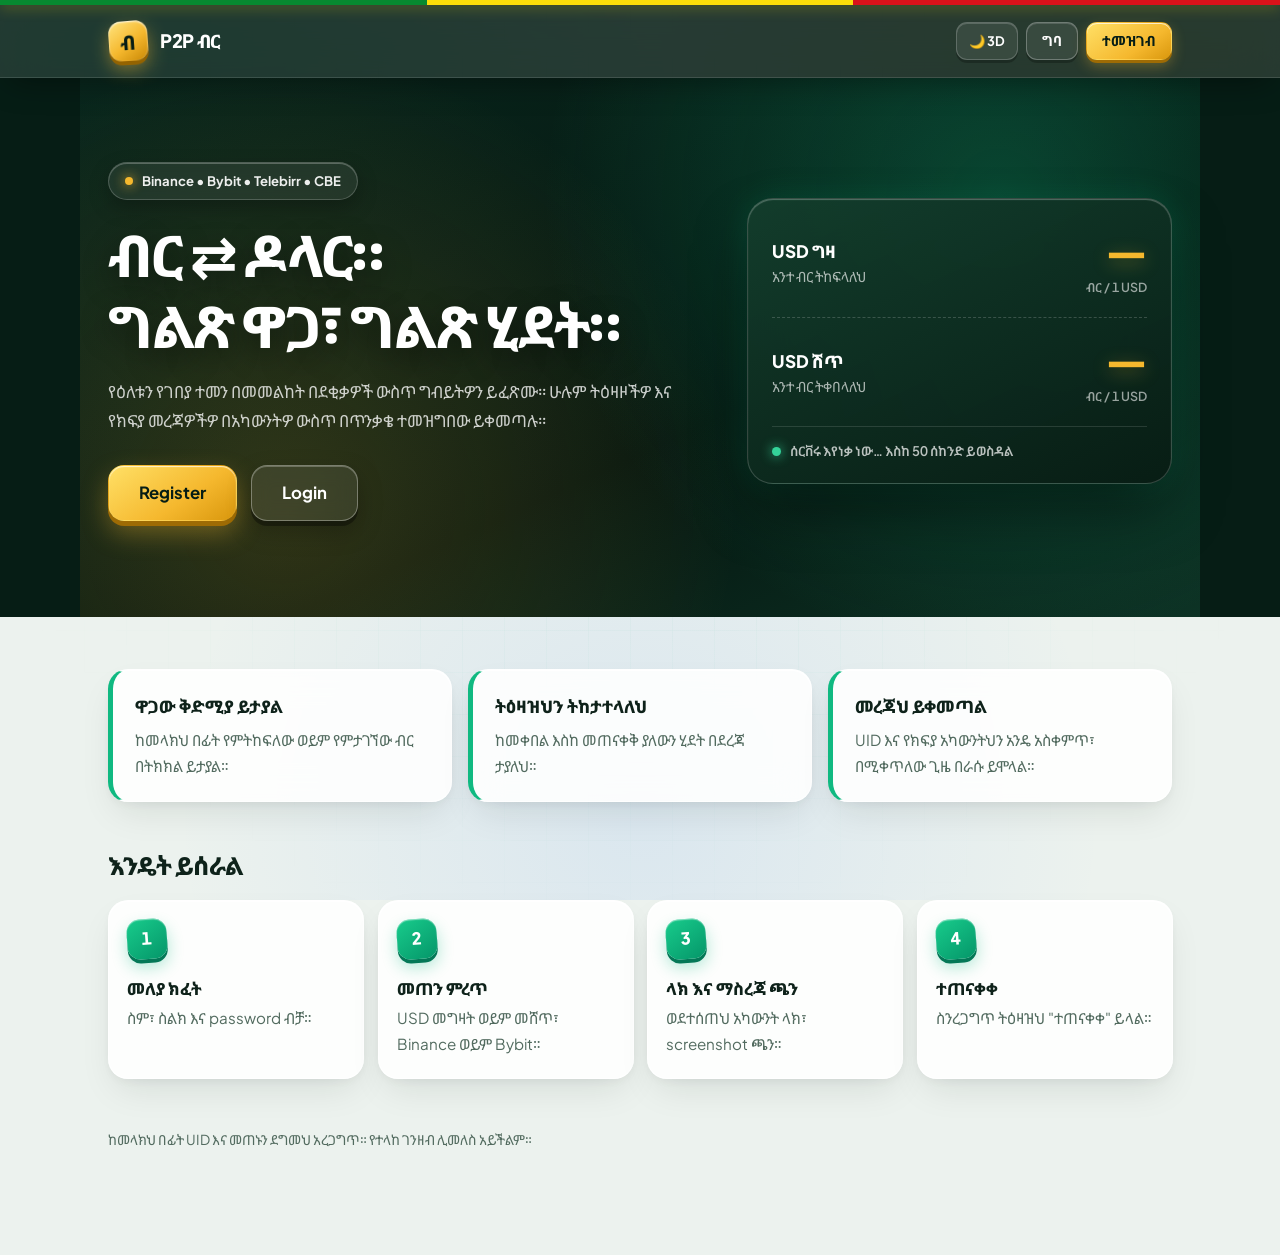
<file: index.html>
<!DOCTYPE html>
<html lang="am">
<head>
<meta charset="UTF-8">
<meta name="viewport" content="width=device-width, initial-scale=1">
<meta name="referrer" content="no-referrer">
<meta name="theme-color" content="#061D15">
<title>P2P ብር ⇄ USD</title>
<meta name="description" content="Binance እና Bybit UID በመጠቀም USD ግዛ ወይም ሽጥ።">
<link rel="stylesheet" href="style.css">
<script src="config.js"></script>
</head>
<body>
<div class="flag"></div>
<div id="banner" class="banner hide"></div>

<header class="top"><div class="wrap in">
  <a class="logo" href="#" id="logoLink"><span class="stamp">ብ</span><span id="siteName">P2P ብር</span></a>
  <nav id="navtabs" class="navtabs hide">
    <button data-tab="xchg">ልውውጥ</button>
    <button data-tab="orders">ትዕዛዞቼ</button>
    <button data-tab="me">መገለጫ</button>
  </nav>
  <div class="header-right">
    <button type="button" class="theme-pill" id="themeToggleBtn" title="3D Light / Dark ቀይር">🌙 3D</button>
    <div class="who" id="who"></div>
  </div>
</div></header>

<!-- መጫኛ -->
<main id="v-load" class="wrap center"><div class="spin"></div><p id="loadTxt">እየጫነ ነው…</p></main>

<!-- ማረፊያ ገጽ -->
<main id="v-landing" class="hide">
  <section class="wrap hero">
    <div>
      <p class="eyebrow">Binance • Bybit • Telebirr • CBE</p>
      <h1>ብር ⇄ ዶላር።<br>ግልጽ ዋጋ፣ ግልጽ ሂደት።</h1>
      <p class="lead">የዕለቱን የገበያ ተመን በመመልከት በደቂቃዎች ውስጥ ግብይትዎን ይፈጽሙ። ሁሉም ትዕዛዞችዎ እና የክፍያ መረጃዎችዎ በአካውንትዎ ውስጥ በጥንቃቄ ተመዝግበው ይቀመጣሉ።</p>
      <div class="cta">
        <button class="btn gold lg" data-auth="register">Register</button>
        <button class="btn sec lg" data-auth="login">Login</button>
      </div>
    </div>
    <div class="board tilt-3d" aria-label="የዛሬ ዋጋ">
      <div class="row"><div class="what"><b>USD ግዛ</b>አንተ ብር ትከፍላለህ</div><div class="num"><span id="rBuy">—</span><small>ብር / 1 USD</small></div></div>
      <div class="row"><div class="what"><b>USD ሽጥ</b>አንተ ብር ትቀበላለህ</div><div class="num"><span id="rSell">—</span><small>ብር / 1 USD</small></div></div>
      <div class="foot" id="liveTxt">ከሰርቨር ጋር እየተገናኘ ነው…</div>
    </div>
  </section>
  <ul class="wrap feat">
    <li class="tilt-3d"><b>ዋጋው ቅድሚያ ይታያል</b><span>ከመላክህ በፊት የምትከፍለው ወይም የምታገኘው ብር በትክክል ይታያል።</span></li>
    <li class="tilt-3d"><b>ትዕዛዝህን ትከታተላለህ</b><span>ከመቀበል እስከ መጠናቀቅ ያለውን ሂደት በደረጃ ታያለህ።</span></li>
    <li class="tilt-3d"><b>መረጃህ ይቀመጣል</b><span>UID እና የክፍያ አካውንትህን አንዴ አስቀምጥ፣ በሚቀጥለው ጊዜ በራሱ ይሞላል።</span></li>
  </ul>
  <section class="wrap sect">
    <h2>እንዴት ይሰራል</h2>
    <ol class="how">
      <li class="tilt-3d"><b>መለያ ክፈት</b>ስም፣ ስልክ እና password ብቻ።</li>
      <li class="tilt-3d"><b>መጠን ምረጥ</b>USD መግዛት ወይም መሸጥ፣ Binance ወይም Bybit።</li>
      <li class="tilt-3d"><b>ላክ እና ማስረጃ ጫን</b>ወደተሰጠህ አካውንት ላክ፣ screenshot ጫን።</li>
      <li class="tilt-3d"><b>ተጠናቀቀ</b>ስንረጋግጥ ትዕዛዝህ "ተጠናቀቀ" ይላል።</li>
    </ol>
  </section>
  <footer class="wrap foot2"><span id="tg"></span><div style="margin-top:6px">ከመላክህ በፊት UID እና መጠኑን ደግመህ አረጋግጥ። የተላከ ገንዘብ ሊመለስ አይችልም።</div></footer>
</main>

<!-- መግቢያ -->
<main id="v-auth" class="hide"><div class="wrap narrow">
  <div class="authcard tilt-3d">
    <h1 id="aTitle">እንኳን ደህና መጣህ</h1>
    <div class="seg" role="group" aria-label="ግባ ወይም ተመዝገብ">
      <button type="button" id="aLogin" aria-pressed="true">Login</button>
      <button type="button" id="aReg" aria-pressed="false">Register</button>
    </div>
    <form id="authForm" style="display:grid;gap:16px" novalidate>
      <div class="field hide" id="nameF"><label for="aName">ሙሉ ስም</label><input id="aName" autocomplete="name" maxlength="60"></div>
      <div class="field"><label for="aPhone">ስልክ ቁጥር</label><input id="aPhone" inputmode="tel" autocomplete="tel" placeholder="09XXXXXXXX" maxlength="16"></div>
      <div class="field"><label for="aPw">Password</label>
        <div class="pw"><input id="aPw" type="password" autocomplete="current-password" maxlength="100"><button type="button" id="pwT">አሳይ</button></div>
        <div class="hint hide" id="pwH">ቢያንስ 6 ቁምፊ። ለሌላ ቦታ የምትጠቀመውን አትድገም።</div>
      </div>
      <button class="btn block lg" id="aGo" type="submit">ግባ</button>
    </form>
    <p class="hint">Password ከረሳህ በ Telegram አግኙን፣ አዲስ እንሰጥሃለን።</p>
  </div>
</div></main>

<!-- መተግበሪያ -->
<main id="v-app" class="wrap page hide">

  <!-- ልውውጥ -->
  <section id="t-xchg">
    <ol class="stp"><li data-s="1">1 · መጠን</li><li data-s="2">2 · መረጃ</li><li data-s="3">3 · አረጋግጥ</li></ol>
    <div class="layout">
      <div>
        <!-- ደረጃ 1 -->
        <div class="wz tilt-3d" data-s="1" style="display:grid;gap:16px">
          <div class="seg" role="group" aria-label="አይነት"><button type="button" id="sBuy" aria-pressed="true">USD ግዛ</button><button type="button" id="sSell" aria-pressed="false">USD ሽጥ</button></div>
          <div class="seg" role="group" aria-label="መድረክ"><button type="button" id="plBin" aria-pressed="true">Binance</button><button type="button" id="plByb" aria-pressed="false">Bybit</button></div>
          <div class="calc">
            <div class="lbl" id="usdL">የሚፈልጉት መጠን</div>
            <div class="amt"><input id="usd" type="number" inputmode="decimal" min="1" step="any" placeholder="0" aria-label="USD መጠን"><span>USD</span></div>
            <div class="qa" id="qa"><button type="button" data-q="10">10</button><button type="button" data-q="25">25</button><button type="button" data-q="50">50</button><button type="button" data-q="100">100</button></div>
            <div class="out"><span id="cLbl">ትከፍላለህ</span><b><span id="cEtb">0</span> ብር</b></div>
            <div class="rt" id="cRate"></div>
          </div>
          <div class="hint" id="limits"></div>
          <button class="btn block lg" id="n1" type="button">ቀጥል</button>
        </div>

        <!-- ደረጃ 2 -->
        <div class="wz panel tilt-3d hide" data-s="2">
          <h3>መረጃዎችህ</h3>
          <div class="field"><label for="uid" id="uidL">Binance UID</label><input id="uid" inputmode="numeric" maxlength="60" placeholder="ለምሳሌ 123456789"></div>
          <div class="row2">
            <div class="field"><label for="payMethod">የክፍያ መንገድ</label><select id="payMethod"></select></div>
            <div class="field"><label for="payAcc" id="payAccL">ስልክ / ስም</label><input id="payAcc" maxlength="80"></div>
          </div>
          <div class="field"><label for="contact">Telegram username (አማራጭ)</label><input id="contact" maxlength="80" placeholder="@username"><div class="hint">ካልሞላህ በስልክ ቁጥርህ እናገኝሃለን።</div></div>
          <div class="nav2"><button class="btn sec back" type="button" id="b2">ተመለስ</button><button class="btn" type="button" id="n2">ቀጥል</button></div>
        </div>

        <!-- ደረጃ 3 -->
        <div class="wz panel tilt-3d hide" data-s="3">
          <h3>ትዕዛዝህን አረጋግጥ</h3>
          <div class="sum" id="sum"></div>
          <label class="check"><input type="checkbox" id="ok"><span>UID፣ መጠኑ እና የክፍያ መረጃዬ ትክክል መሆኑን አረጋግጫለሁ።</span></label>
          <label class="check"><input type="checkbox" id="save" checked><span>ለሚቀጥለው ጊዜ መረጃዬን አስቀምጥ።</span></label>
          <div class="nav2"><button class="btn sec back" type="button" id="b3">ተመለስ</button><button class="btn gold" type="button" id="go">ትዕዛዝ አስገባ</button></div>
        </div>
      </div>
      <aside class="side">
        <div class="board tilt-3d">
          <div class="row"><div class="what"><b>USD ግዛ</b></div><div class="num"><span id="sBuyR">—</span><small>ብር</small></div></div>
          <div class="row"><div class="what"><b>USD ሽጥ</b></div><div class="num"><span id="sSellR">—</span><small>ብር</small></div></div>
        </div>
        <div class="tip"><b>ከመጀመርህ በፊት</b>ትዕዛዝ ካስገባህ በኋላ የምትልክበት አካውንት ይታያል። ክፍያውን ከላክህ በኋላ screenshot መጫንህን አትርሳ።</div>
      </aside>
    </div>
  </section>

  <!-- ትዕዛዞቼ -->
  <section id="t-orders" class="hide">
    <h2>ትዕዛዞቼ</h2>
    <div id="olist" class="olist"></div>
  </section>

  <!-- መገለጫ -->
  <section id="t-me" class="hide">
    <h2>መገለጫ</h2>
    <div class="layout">
      <form class="panel tilt-3d" id="pform">
        <div class="kv" style="display:flex;justify-content:space-between"><span>ስም</span><b id="pName"></b></div>
        <div class="kv" style="display:flex;justify-content:space-between"><span>ስልክ</span><b id="pPhone"></b></div>
        <div class="field"><label for="fContact">Telegram username</label><input id="fContact" maxlength="80" placeholder="@username"></div>
        <div class="row2">
          <div class="field"><label for="fBin">Binance UID</label><input id="fBin" maxlength="60" inputmode="numeric"></div>
          <div class="field"><label for="fByb">Bybit UID</label><input id="fByb" maxlength="60" inputmode="numeric"></div>
        </div>
        <div class="row2">
          <div class="field"><label for="fMethod">የክፍያ መንገድ</label><select id="fMethod"></select></div>
          <div class="field"><label for="fAcc">የክፍያ ስልክ / ስም</label><input id="fAcc" maxlength="80"></div>
        </div>
        <button class="btn" type="submit">መረጃዬን አስቀምጥ</button>
      </form>
      <div class="side">
        <form class="panel tilt-3d" id="pwForm">
          <h3>Password ቀይር</h3>
          <div class="field"><label for="pw1">የአሁኑ</label><input id="pw1" type="password" autocomplete="current-password"></div>
          <div class="field"><label for="pw2">አዲስ (ቢያንስ 6 ቁምፊ)</label><input id="pw2" type="password" autocomplete="new-password"></div>
          <button class="btn sec" type="submit">ቀይር</button>
        </form>
        <button class="btn bad" id="logout" type="button">ውጣ</button>
      </div>
    </div>
  </section>

  <!-- ደረሰኝ -->
  <section id="t-order" class="hide">
    <button class="back" id="backBtn" type="button">← ወደ ትዕዛዞቼ</button>
    <div id="receipt"></div>
  </section>
</main>

<nav id="tabbar" class="tabbar hide" style="--n:3">
  <button data-tab="xchg"><svg viewBox="0 0 24 24" width="22" height="22" fill="none" stroke="currentColor" stroke-width="2" stroke-linecap="round" stroke-linejoin="round"><path d="M4 8h14l-4-4M20 16H6l4 4"/></svg>ልውውጥ</button>
  <button data-tab="orders"><svg viewBox="0 0 24 24" width="22" height="22" fill="none" stroke="currentColor" stroke-width="2" stroke-linecap="round" stroke-linejoin="round"><path d="M6 3h12v18l-3-2-3 2-3-2-3 2zM9 8h6M9 12h6"/></svg>ትዕዛዞቼ</button>
  <button data-tab="me"><svg viewBox="0 0 24 24" width="22" height="22" fill="none" stroke="currentColor" stroke-width="2" stroke-linecap="round" stroke-linejoin="round"><circle cx="12" cy="8" r="4"/><path d="M4 21c1-4 4-6 8-6s7 2 8 6"/></svg>መገለጫ</button>
</nav>

<script>
const $ = s => document.querySelector(s);
const $$ = s => [...document.querySelectorAll(s)];
const METHODS = ['Telebirr', 'CBE (ንግድ ባንክ)', 'M-Pesa', 'Awash', 'Dashen', 'Abyssinia'];
const PLAT = { binance: 'Binance', bybit: 'Bybit' };
const STATE = { pending: 'ክፍያ በመጠበቅ ላይ', paid: 'በማረጋገጥ ላይ', completed: 'ተጠናቀቀ', rejected: 'ውድቅ ሆኗል', cancelled: 'ተሰርዟል' };
const OPEN = ['pending', 'paid'];

let cfg = null, token = localStorage.getItem('p2p_token') || '', user = null, orders = [], cur = null, timer = null;
const w = { side: 'buy', platform: 'binance', step: 1, dirty: {} };

const esc = s => String(s ?? '').replace(/[&<>"']/g, c => ({ '&': '&amp;', '<': '&lt;', '>': '&gt;', '"': '&quot;', "'": '&#39;' }[c]));
const fmt = n => Number(n).toLocaleString('en-US', { maximumFractionDigits: 2 });
const when = s => new Date(s + 'Z').toLocaleString([], { dateStyle: 'medium', timeStyle: 'short' });
function toast(m) {
  const t = document.createElement('div'); t.className = 'toast'; t.textContent = m;
  document.body.appendChild(t); setTimeout(() => t.remove(), 3800);
}
async function api(path, opts = {}) {
  const h = { 'Content-Type': 'application/json' };
  if (token) h.Authorization = 'Bearer ' + token;
  let r;
  try { r = await fetch(window.API_URL + path, { ...opts, headers: h }); }
  catch (e) { throw new Error('ከሰርቨር ጋር መገናኘት አልተቻለም። እንደገና ሞክር።'); }
  const d = await r.json().catch(() => ({}));
  if (r.status === 401 && token && !path.startsWith('/api/auth')) { doLogout(); throw new Error(d.error || 'ድጋሚ ግባ።'); }
  if (!r.ok) throw new Error(d.error || 'ስህተት ተፈጥሯል።');
  return d;
}

/* ---------- 3D Theme Toggle ---------- */
try {
  if (localStorage.getItem('p2p_theme') === 'dark') {
    document.body.classList.add('dark-3d');
    $('#themeToggleBtn').textContent = '☀️ 3D';
  }
} catch (e) {}
$('#themeToggleBtn').onclick = () => {
  const isDark = document.body.classList.toggle('dark-3d');
  try { localStorage.setItem('p2p_theme', isDark ? 'dark' : 'light'); } catch (e) {}
  $('#themeToggleBtn').textContent = isDark ? '☀️ 3D' : '🌙 3D';
};

/* ---------- ገጾች ---------- */
function view(v) {
  ['load', 'landing', 'auth', 'app'].forEach(x => $('#v-' + x).classList.toggle('hide', x !== v));
  const app = v === 'app';
  $('#tabbar').classList.toggle('hide', !app); $('#navtabs').classList.toggle('hide', !app);
  document.body.classList.toggle('has-tabbar', app);
  renderWho(); window.scrollTo(0, 0);
}
function tab(t) {
  ['xchg', 'orders', 'me', 'order'].forEach(x => $('#t-' + x).classList.toggle('hide', x !== t));
  const hl = t === 'order' ? 'orders' : t;
  $$('[data-tab]').forEach(b => b.setAttribute('aria-current', b.dataset.tab === hl ? 'page' : 'false'));
  if (t !== 'order') clearInterval(timer);
  if (t === 'orders') loadOrders();
  if (t === 'me') fillProfile();
  window.scrollTo(0, 0);
}
function renderWho() {
  $('#who').innerHTML = user
    ? `<button class="chipu" data-tab="me" aria-label="መገለጫ"><span class="av">${esc((user.name.trim()[0] || '?').toUpperCase())}</span>${esc(user.name.split(' ')[0])}</button>`
    : `<button class="btn sec sm" data-auth="login">ግባ</button><button class="btn sm" data-auth="register">ተመዝገብ</button>`;
}
document.addEventListener('click', e => {
  const t = e.target.closest('[data-tab]'); if (t) { if (user) { view('app'); tab(t.dataset.tab); } return; }
  const a = e.target.closest('[data-auth]'); if (a) { authMode(a.dataset.auth); view('auth'); }
});
$('#logoLink').onclick = e => { e.preventDefault(); if (user) { view('app'); tab('xchg'); } else view('landing'); };

/* ---------- ዋጋ ---------- */
async function loadConfig(tries = 0) {
  try {
    cfg = await api('/api/config');
    ['#rBuy', '#sBuyR'].forEach(s => $(s).textContent = fmt(cfg.buy_rate));
    ['#rSell', '#sSellR'].forEach(s => $(s).textContent = fmt(cfg.sell_rate));
    $('#liveTxt').textContent = 'ዋጋዎች ወቅታዊ ናቸው';
    if (cfg.announcement) { $('#banner').textContent = cfg.announcement; $('#banner').classList.remove('hide'); }
    if (cfg.telegram && /^https?:\/\//.test(cfg.telegram)) $('#tg').innerHTML = 'ድጋፍ: <a href="' + esc(cfg.telegram) + '" target="_blank" rel="noopener">Telegram</a>';
    $('#limits').textContent = `ከ ${cfg.min_usd} እስከ ${cfg.max_usd} USD`;
    wCalc();
  } catch (e) {
    $('#liveTxt').textContent = 'ሰርቨሩ እየነቃ ነው… እስከ 50 ሰከንድ ይወስዳል';
    if (tries < 14) setTimeout(() => loadConfig(tries + 1), 4000);
    else $('#liveTxt').textContent = 'መገናኘት አልተቻለም። config.js ውስጥ API_URL አረጋግጥ።';
  }
}

/* ---------- መግቢያ ---------- */
let mode = 'login';
function authMode(m) {
  mode = m;
  $('#nameF').classList.toggle('hide', m !== 'register');
  $('#pwH').classList.toggle('hide', m !== 'register');
  $('#aLogin').setAttribute('aria-pressed', m === 'login'); $('#aReg').setAttribute('aria-pressed', m === 'register');
  $('#aGo').textContent = m === 'login' ? 'ግባ' : 'መለያ ክፈት';
  $('#aTitle').textContent = m === 'login' ? 'እንኳን ደህና መጣህ' : 'አዲስ መለያ ክፈት';
  $('#aPw').autocomplete = m === 'login' ? 'current-password' : 'new-password';
}
$('#aLogin').onclick = () => authMode('login');
$('#aReg').onclick = () => authMode('register');
$('#pwT').onclick = () => { const i = $('#aPw'); i.type = i.type === 'password' ? 'text' : 'password'; $('#pwT').textContent = i.type === 'password' ? 'አሳይ' : 'ደብቅ'; };
$('#authForm').onsubmit = async e => {
  e.preventDefault();
  const btn = $('#aGo'), label = btn.textContent; btn.disabled = true; btn.textContent = 'እየጠበቅን ነው…';
  try {
    const body = { phone: $('#aPhone').value, password: $('#aPw').value };
    if (mode === 'register') body.name = $('#aName').value;
    const d = await api('/api/auth/' + mode, { method: 'POST', body: JSON.stringify(body) });
    token = d.token; localStorage.setItem('p2p_token', token); user = d.user;
    $('#aPw').value = ''; enter();
  } catch (err) { toast(err.message); }
  btn.disabled = false; btn.textContent = label;
};
function doLogout() {
  token = ''; localStorage.removeItem('p2p_token'); user = null; orders = []; cur = null;
  clearInterval(timer); view('landing');
}
$('#logout').onclick = () => { if (confirm('መውጣት ትፈልጋለህ?')) doLogout(); };
function enter() { view('app'); tab('xchg'); wReset(); }

/* ---------- ልውውጥ ---------- */
$('#payMethod').innerHTML = $('#fMethod').innerHTML = METHODS.map(m => `<option>${esc(m)}</option>`).join('');
const rate = () => +cfg[w.side === 'buy' ? 'buy_rate' : 'sell_rate'];
function wCalc() {
  if (!cfg) return;
  const usd = parseFloat($('#usd').value) || 0;
  $('#cEtb').textContent = fmt(usd * rate());
  $('#cRate').textContent = '1 USD = ' + fmt(rate()) + ' ብር';
  $('#cLbl').textContent = w.side === 'buy' ? 'ትከፍላለህ' : 'ታገኛለህ';
}
function wLabels() {
  const p = PLAT[w.platform], buy = w.side === 'buy';
  $('#sBuy').setAttribute('aria-pressed', buy); $('#sSell').setAttribute('aria-pressed', !buy);
  $('#plBin').setAttribute('aria-pressed', w.platform === 'binance'); $('#plByb').setAttribute('aria-pressed', w.platform === 'bybit');
  $('#usdL').textContent = buy ? 'የሚገዙት መጠን' : 'የሚሸጡት መጠን';
  $('#uidL').textContent = buy ? `USD የሚደርስበት ${p} UID` : `USD የምትልክበት የራስህ ${p} UID`;
  $('#payAccL').textContent = buy ? 'ብር የምትከፍልበት ስም / ስልክ' : 'ብር የሚላክበት ቁጥር / ስም';
  wCalc();
}
function wGo(n) {
  w.step = n;
  $$('.wz').forEach(el => el.classList.toggle('hide', +el.dataset.s !== n));
  $$('.stp li').forEach(li => { const k = +li.dataset.s; li.className = k < n ? 'done' : k === n ? 'now' : ''; });
  if (n === 2) {
    if (!w.dirty.uid) $('#uid').value = user[w.platform + '_uid'] || '';
    if (!w.dirty.pay) { $('#payMethod').value = METHODS.includes(user.pay_method) ? user.pay_method : METHODS[0]; $('#payAcc').value = user.pay_account || user.phone; }
    if (!w.dirty.contact) $('#contact').value = user.contact || '';
  }
  if (n === 3) {
    const usd = parseFloat($('#usd').value) || 0, buy = w.side === 'buy';
    $('#sum').innerHTML = [
      ['አይነት', (buy ? 'USD ግዢ' : 'USD ሽያጭ') + ' • ' + PLAT[w.platform]],
      ['መጠን', fmt(usd) + ' USD'], ['ዋጋ', fmt(rate()) + ' ብር'],
      [buy ? 'ትከፍላለህ' : 'ታገኛለህ', fmt(usd * rate()) + ' ብር'],
      ['UID', $('#uid').value], [$('#payMethod').value, $('#payAcc').value]
    ].map(([k, v]) => `<div class="kv"><span>${esc(k)}</span><b>${esc(v)}</b></div>`).join('');
    $('#ok').checked = false;
  }
  window.scrollTo(0, 0);
}
function wReset() {
  w.step = 1; w.dirty = {}; $('#usd').value = ''; $('#ok').checked = false; wLabels(); wGo(1);
}
$('#sBuy').onclick = () => { w.side = 'buy'; wLabels(); };
$('#sSell').onclick = () => { w.side = 'sell'; wLabels(); };
$('#plBin').onclick = () => { w.platform = 'binance'; w.dirty.uid = false; wLabels(); };
$('#plByb').onclick = () => { w.platform = 'bybit'; w.dirty.uid = false; wLabels(); };
$('#usd').oninput = wCalc;
$('#qa').onclick = e => { const b = e.target.closest('[data-q]'); if (b) { $('#usd').value = b.dataset.q; wCalc(); } };
$('#uid').oninput = () => w.dirty.uid = true;
$('#payAcc').oninput = $('#payMethod').onchange = () => w.dirty.pay = true;
$('#contact').oninput = () => w.dirty.contact = true;

$('#n1').onclick = () => {
  if (!cfg) return toast('ዋጋ እየተጫነ ነው፣ ትንሽ ቆይ።');
  if (cfg.open !== '1') return toast('አገልግሎቱ ለጊዜው ተዘግቷል።');
  const usd = parseFloat($('#usd').value);
  if (!usd || usd < +cfg.min_usd || usd > +cfg.max_usd) return toast(`መጠኑ ከ ${cfg.min_usd} እስከ ${cfg.max_usd} USD መሆን አለበት።`);
  wGo(2);
};
$('#b2').onclick = () => wGo(1);
$('#n2').onclick = () => {
  if (!$('#uid').value.trim()) return toast('UID ሙላ።');
  if (!$('#payAcc').value.trim()) return toast('የክፍያ ስልክ ወይም ስም ሙላ።');
  wGo(3);
};
$('#b3').onclick = () => wGo(2);
$('#go').onclick = async () => {
  if (!$('#ok').checked) return toast('መጀመሪያ መረጃዎቹን ማረጋገጥህን ምልክት አድርግ።');
  const btn = $('#go'); btn.disabled = true; btn.textContent = 'እየላክን ነው…';
  const f = { uid: $('#uid').value, method: $('#payMethod').value, acc: $('#payAcc').value, contact: $('#contact').value };
  try {
    const o = await api('/api/orders', { method: 'POST', body: JSON.stringify({
      side: w.side, platform: w.platform, usd: parseFloat($('#usd').value),
      user_uid: f.uid, contact: f.contact, pay_method: f.method, pay_account: f.acc }) });
    if ($('#save').checked) {
      try { user = await api('/api/me', { method: 'POST', body: JSON.stringify({ contact: f.contact, [w.platform + '_uid']: f.uid, pay_method: f.method, pay_account: f.acc }) }); } catch (e) {}
    }
    wReset(); openOrder(o);
  } catch (err) { toast(err.message); }
  btn.disabled = false; btn.textContent = 'ትዕዛዝ አስገባ';
};

/* ---------- ትዕዛዞች ---------- */
async function loadOrders() {
  const box = $('#olist');
  if (!orders.length) box.innerHTML = '<div class="emptybox"><div class="spin"></div>እየጫነ ነው…</div>';
  try { orders = (await api('/api/me/orders')).orders; } catch (e) { toast(e.message); }
  box.innerHTML = orders.length ? orders.map(o => `
    <button class="orow tilt-3d" data-id="${esc(o.id)}">
      <div><b>${esc(o.id)}</b><small>${o.side === 'buy' ? 'USD ግዢ' : 'USD ሽያጭ'} • ${esc(PLAT[o.platform])} • ${esc(when(o.created))}</small></div>
      <div class="r"><b>${fmt(o.usd)} USD</b><span class="state ${esc(o.status)}">${esc(STATE[o.status] || o.status)}</span></div>
    </button>`).join('')
    : '<div class="emptybox"><b>እስካሁን ትዕዛዝ የለህም</b><span>የመጀመሪያ ትዕዛዝህን ስጥ።</span><button class="btn" data-tab="xchg">ወደ ልውውጥ</button></div>';
}
$('#olist').onclick = e => {
  const b = e.target.closest('.orow'); if (!b) return;
  const o = orders.find(x => x.id === b.dataset.id); if (o) openOrder(o);
};
$('#backBtn').onclick = () => tab('orders');

function timeline(o) {
  if (o.status === 'rejected' || o.status === 'cancelled') return `<div class="tl-bad">${esc(STATE[o.status])}</div>`;
  const c = { pending: 1, paid: 2, completed: 4 }[o.status];
  return '<ol class="tl">' + ['ትዕዛዝ ተቀብሏል', 'ክፍያ እና ማስረጃ', 'በማረጋገጥ ላይ', 'ተጠናቀቀ']
    .map((t, i) => `<li class="${i < c ? 'done' : i === c ? 'now' : ''}">${t}</li>`).join('') + '</ol>';
}
function instructions(o) {
  if (!cfg || !OPEN.includes(o.status)) return '';
  const copy = v => `<div class="copy"><code>${esc(v)}</code><button class="btn sec sm" type="button" data-copy="${esc(v)}">ኮፒ</button></div>`;
  if (o.status === 'pending' || o.status === 'paid') {
    if (o.side === 'buy') return `<div class="todo"><b>1. ${fmt(o.etb)} ብር ላክ</b><div class="hint">Telebirr</div>${copy(cfg.telebirr)}<div class="hint" style="margin-top:8px">CBE</div>${copy(cfg.cbe)}</div>`;
    return `<div class="todo"><b>1. ${fmt(o.usd)} USD ወደዚህ ${esc(PLAT[o.platform])} UID ላክ</b>${copy(cfg[o.platform + '_uid'])}</div>`;
  }
  return '';
}
function renderReceipt() {
  const o = cur; if (!o) return;
  const open = OPEN.includes(o.status);
  $('#receipt').innerHTML = `
    <div class="receipt tilt-3d">
      <div class="hint">ደረሰኝ • ${esc(when(o.created))}</div>
      <div class="oid">${esc(o.id)}</div>
      <span class="state ${esc(o.status)}">${esc(STATE[o.status] || o.status)}</span>
      ${timeline(o)}
      <div style="margin-top:8px">
        <div class="kv"><span>አይነት</span><b>${o.side === 'buy' ? 'USD ግዢ' : 'USD ሽያጭ'} • ${esc(PLAT[o.platform])}</b></div>
        <div class="kv"><span>መጠን</span><b>${fmt(o.usd)} USD</b></div>
        <div class="kv"><span>ዋጋ</span><b>${fmt(o.rate)} ብር</b></div>
        <div class="kv"><span>${o.side === 'buy' ? 'የምትከፍለው' : 'የምታገኘው'}</span><b class="big">${fmt(o.etb)} ብር</b></div>
        <div class="kv"><span>UID</span><b>${esc(o.user_uid)}</b></div>
        <div class="kv"><span>${esc(o.pay_method)}</span><b>${esc(o.pay_account)}</b></div>
      </div>
      ${o.note ? `<div class="todo"><b>ከእኛ መልእክት:</b> ${esc(o.note)}</div>` : ''}
      ${instructions(o)}
      ${open ? `<div class="todo"><b>2. የክፍያ screenshot ጫን</b>
        <div class="hint">${o.has_proof ? '✓ ማስረጃ ተልኳል። ለመቀየር እንደገና ጫን።' : 'ክፍያውን ከላክህ በኋላ የ screenshot ፎቶ ጫን።'}</div>
        <div style="margin-top:10px"><label class="btn ${o.has_proof ? 'sec' : 'gold'} sm filebtn">📎 ፎቶ ምረጥ<input type="file" id="pf" accept="image/*"></label></div></div>` : ''}
      ${o.status === 'pending' ? '<button class="btn sec sm" id="cancelBtn" type="button">ትዕዛዝ ሰርዝ</button>' : ''}
    </div>`;
  $$('#receipt [data-copy]').forEach(b => b.onclick = () => navigator.clipboard.writeText(b.dataset.copy).then(() => toast('ተቀድቷል ✓')));
  const pf = $('#pf'); if (pf) pf.onchange = () => sendProof(pf.files[0]);
  const cb = $('#cancelBtn'); if (cb) cb.onclick = cancelOrder;
}
function openOrder(o) {
  cur = o; renderReceipt(); tab('order');
  clearInterval(timer);
  if (OPEN.includes(o.status)) timer = setInterval(refreshOrder, 12000);
}
async function refreshOrder() {
  if (!cur || $('#t-order').classList.contains('hide')) return;
  try {
    const o = await api('/api/orders/' + encodeURIComponent(cur.id));
    if (o.status !== cur.status || o.note !== cur.note) { cur = o; orders = orders.map(x => x.id === o.id ? o : x); renderReceipt(); if (!OPEN.includes(o.status)) clearInterval(timer); }
  } catch (e) {}
}
async function cancelOrder() {
  if (!confirm('ይህን ትዕዛዝ መሰረዝ ትፈልጋለህ?')) return;
  try { cur = await api(`/api/orders/${encodeURIComponent(cur.id)}/cancel`, { method: 'POST' }); orders = []; renderReceipt(); toast('ትዕዛዙ ተሰርዟል።'); } catch (e) { toast(e.message); }
}
function shrink(file) {
  return new Promise((res, rej) => {
    const img = new Image(), fr = new FileReader();
    fr.onload = () => { img.src = fr.result; };
    fr.onerror = rej;
    img.onload = () => {
      const k = Math.min(1, 1000 / Math.max(img.width, img.height));
      const c = document.createElement('canvas'); c.width = img.width * k; c.height = img.height * k;
      c.getContext('2d').drawImage(img, 0, 0, c.width, c.height);
      res(c.toDataURL('image/jpeg', 0.72));
    };
    img.onerror = rej;
    fr.readAsDataURL(file);
  });
}
async function sendProof(file) {
  if (!file || !cur) return;
  try {
    toast('እየተጫነ ነው…');
    const proof = await shrink(file);
    cur = await api(`/api/orders/${encodeURIComponent(cur.id)}/proof`, { method: 'POST', body: JSON.stringify({ proof }) });
    orders = []; renderReceipt(); toast('ማስረጃ ተልኳል ✓');
    clearInterval(timer); timer = setInterval(refreshOrder, 12000);
  } catch (e) { toast(e.message || 'ፎቶውን መጫን አልተቻለም።'); }
}

/* ---------- መገለጫ ---------- */
function fillProfile() {
  $('#pName').textContent = user.name; $('#pPhone').textContent = user.phone;
  $('#fContact').value = user.contact || ''; $('#fBin').value = user.binance_uid || ''; $('#fByb').value = user.bybit_uid || '';
  $('#fMethod').value = METHODS.includes(user.pay_method) ? user.pay_method : METHODS[0];
  $('#fAcc').value = user.pay_account || '';
}
$('#pform').onsubmit = async e => {
  e.preventDefault();
  try {
    user = await api('/api/me', { method: 'POST', body: JSON.stringify({ contact: $('#fContact').value, binance_uid: $('#fBin').value, bybit_uid: $('#fByb').value, pay_method: $('#fMethod').value, pay_account: $('#fAcc').value }) });
    toast('ተቀምጧል ✓');
  } catch (err) { toast(err.message); }
};
$('#pwForm').onsubmit = async e => {
  e.preventDefault();
  try {
    await api('/api/me/password', { method: 'POST', body: JSON.stringify({ old: $('#pw1').value, new: $('#pw2').value }) });
    $('#pw1').value = $('#pw2').value = ''; toast('Password ተቀይሯል ✓');
  } catch (err) { toast(err.message); }
};

/* ---------- Interactive 3D Perspective Tilt & Tactile Ripple Engine ---------- */
document.addEventListener('pointermove', e => {
  const card = e.target.closest('.tilt-3d, .board, .feat li, .how li');
  if (!card) return;
  const rect = card.getBoundingClientRect();
  const x = e.clientX - rect.left;
  const y = e.clientY - rect.top;
  const maxTilt = card.classList.contains('wz') || card.classList.contains('receipt') ? 2.5 : 5.5;
  const ry = ((x / rect.width) - 0.5) * maxTilt * 2;
  const rx = (0.5 - (y / rect.height)) * maxTilt * 2;
  card.style.setProperty('--rx', `${rx.toFixed(2)}deg`);
  card.style.setProperty('--ry', `${ry.toFixed(2)}deg`);
  card.style.setProperty('--gx', `${((x / rect.width) * 100).toFixed(1)}%`);
  card.style.setProperty('--gy', `${((y / rect.height) * 100).toFixed(1)}%`);
});

document.addEventListener('pointerout', e => {
  const card = e.target.closest('.tilt-3d, .board, .feat li, .how li');
  if (!card || card.contains(e.relatedTarget)) return;
  card.style.setProperty('--rx', '0deg');
  card.style.setProperty('--ry', '0deg');
});

document.addEventListener('pointerdown', e => {
  const btn = e.target.closest('button, .btn');
  if (!btn) return;
  const rect = btn.getBoundingClientRect();
  const ripple = document.createElement('span');
  const size = Math.max(rect.width, rect.height);
  ripple.className = 'ripple-wave';
  ripple.style.width = ripple.style.height = `${size}px`;
  ripple.style.left = `${e.clientX - rect.left - size / 2}px`;
  ripple.style.top = `${e.clientY - rect.top - size / 2}px`;
  btn.appendChild(ripple);
  setTimeout(() => ripple.remove(), 600);
});

/* ---------- ጅምር ---------- */
async function boot(tries = 0) {
  if (!token) return view('landing');
  view('load');
  try { user = await api('/api/me'); enter(); }
  catch (e) {
    if (!token) return view('landing');
    if (tries < 14) { $('#loadTxt').textContent = 'ሰርቨሩ እየነቃ ነው… (እስከ 50 ሰከንድ)'; setTimeout(() => boot(tries + 1), 4000); }
    else { view('landing'); toast('ከሰርቨር ጋር መገናኘት አልተቻለም።'); }
  }
}
$('#siteName').textContent = window.SITE_NAME || 'P2P ብር';
authMode('login');
loadConfig();
boot();
</script>
</body>
</html>
</file>
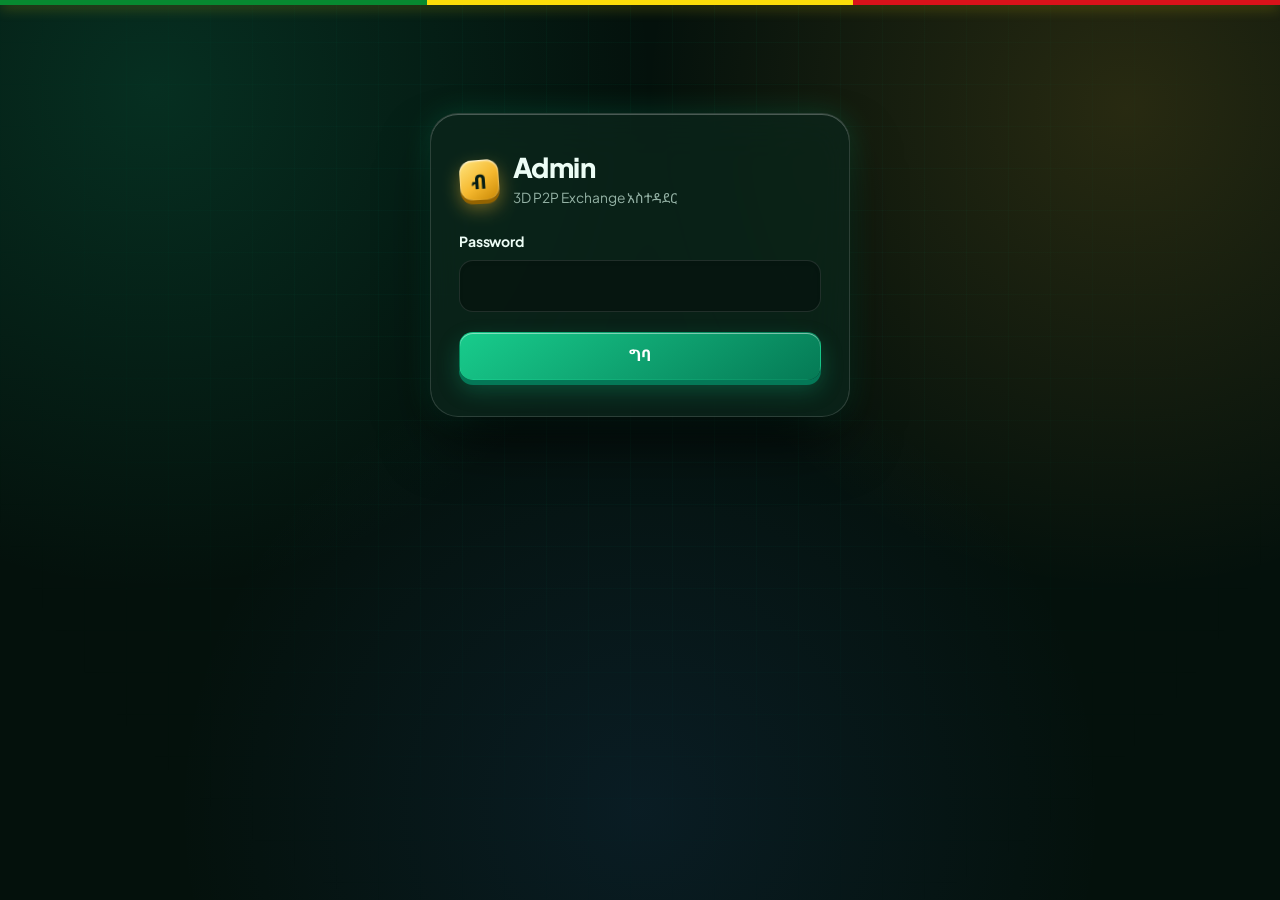
<file: admin.html>
<!DOCTYPE html>
<html lang="am">
<head>
<meta charset="UTF-8">
<meta name="viewport" content="width=device-width, initial-scale=1">
<meta name="robots" content="noindex, nofollow">
<meta name="referrer" content="no-referrer">
<title>Admin</title>
<link rel="stylesheet" href="style.css">
<script src="config.js"></script>
</head>
<body class="adm dark-3d">
<div class="flag"></div>

<form id="login" class="login tilt-3d">
  <div class="login-head">
    <div class="stamp">ብ</div>
    <div>
      <h1>Admin</h1>
      <div class="login-sub">3D P2P Exchange አስተዳደር</div>
    </div>
  </div>
  <div class="field"><label for="pw">Password</label><input id="pw" type="password" autocomplete="current-password" required></div>
  <button class="btn block" type="submit">ግባ</button>
</form>

<div id="app" class="hide">
  <header class="top"><div class="wrap in">
    <div class="logo">
      <span class="stamp">ብ</span>
      <div class="logo-meta">
        <span>Admin</span>
        <small>3D Live Control</small>
      </div>
    </div>
    <nav class="navtabs" id="navtabs">
      <button data-v="dash">📊 ዳሽቦርድ</button>
      <button data-v="orders">⚡ ትዕዛዞች</button>
      <button data-v="users">👥 ተጠቃሚዎች</button>
      <button data-v="settings">⚙️ ቅንብሮች</button>
    </nav>
    <div class="top-actions">
      <button class="icon-pill" type="button" id="themeBtn" title="3D Light / Dark ቀይር">☀️ ብርሃን</button>
      <button class="btn sec sm" id="out" type="button" style="color:#fff;border-color:#fff">ውጣ</button>
    </div>
  </div></header>

  <main class="wrap page">
    <!-- ዳሽቦርድ -->
    <section id="v-dash" class="view-anim">
      <div class="dash-hero tilt-3d">
        <div class="dash-hero-title">
          <span class="live-orb"></span>
          <div>
            <h2>የቀጥታ P2P ልውውጥ መቆጣጠሪያ</h2>
            <p id="heroAnnouncement">ሁሉም የክፍያ ማረጋገጫዎች እና ትዕዛዞች በቅጽበት ይዘምናሉ</p>
          </div>
        </div>
        <div class="rate-pills">
          <div class="rate-pill">
            <div><small>USD መግዣ (Buy)</small><br><b id="heroBuyRate">—</b></div>
          </div>
          <div class="rate-pill">
            <div><small>USD መሸጫ (Sell)</small><br><b id="heroSellRate">—</b></div>
          </div>
        </div>
      </div>

      <div class="stats" id="stats"></div>
      <div class="dash2">
        <div><h3>ለማረጋገጥ የሚጠብቁ</h3><div class="mini" id="needs"></div></div>
        <div><h3>የቅርብ ትዕዛዞች</h3><div class="mini" id="recent"></div></div>
      </div>
    </section>

    <!-- ትዕዛዞች -->
    <section id="v-orders" class="hide view-anim">
      <div class="tools">
        <input type="search" id="q" placeholder="ፈልግ: ቁጥር፣ ስም፣ ስልክ፣ UID" aria-label="ፈልግ">
      </div>
      <div class="tabs" style="margin-bottom:16px">
        <button class="chip" data-f="paid" aria-pressed="true">ለማረጋገጥ</button>
        <button class="chip" data-f="pending" aria-pressed="false">በመጠበቅ ላይ</button>
        <button class="chip" data-f="completed" aria-pressed="false">የተጠናቀቁ</button>
        <button class="chip" data-f="rejected" aria-pressed="false">ውድቅ</button>
        <button class="chip" data-f="cancelled" aria-pressed="false">የተሰረዙ</button>
        <button class="chip" data-f="all" aria-pressed="false">ሁሉም</button>
      </div>
      <div id="ords" class="ords"></div>
    </section>

    <!-- ተጠቃሚዎች -->
    <section id="v-users" class="hide view-anim">
      <div class="tools"><input type="search" id="uq" placeholder="ፈልግ: ስም ወይም ስልክ" aria-label="ተጠቃሚ ፈልግ"></div>
      <div id="ulist" class="ords"></div>
    </section>

    <!-- ቅንብሮች -->
    <section id="v-settings" class="hide view-anim"><form id="settings" class="setgrid"></form></section>
  </main>

  <nav class="tabbar" id="tabbar" style="--n:4">
    <button data-v="dash">ዳሽ</button>
    <button data-v="orders">ትዕዛዞች</button>
    <button data-v="users">ተጠቃሚ</button>
    <button data-v="settings">ቅንብር</button>
  </nav>
</div>

<div id="modal" class="modal hide"><img id="mimg" alt="ማስረጃ"></div>

<script>
const $ = s => document.querySelector(s);
const $$ = s => [...document.querySelectorAll(s)];
const esc = s => String(s ?? '').replace(/[&<>"']/g, c => ({ '&': '&amp;', '<': '&lt;', '>': '&gt;', '"': '&quot;', "'": '&#39;' }[c]));
const fmt = n => Number(n).toLocaleString('en-US', { maximumFractionDigits: 2 });
const when = s => new Date(s + 'Z').toLocaleString([], { dateStyle: 'medium', timeStyle: 'short' });
const STATE = { pending: 'በመጠበቅ ላይ', paid: 'ለማረጋገጥ', completed: 'ተጠናቀቀ', rejected: 'ውድቅ', cancelled: 'ተሰርዟል' };
const SECTIONS = [
  ['Rates', [['buy_rate', 'USD ሲገዙ ዋጋ (ብር)', 'number'], ['sell_rate', 'USD ሲሸጡ ዋጋ (ብር)', 'number'], ['min_usd', 'ዝቅተኛ USD', 'number'], ['max_usd', 'ከፍተኛ USD', 'number']]],
  ['የእርስዎ መቀበያ አካውንቶች', [['binance_uid', 'Binance UID', 'text'], ['bybit_uid', 'Bybit UID', 'text'], ['telebirr', 'Telebirr ቁጥር እና ስም', 'text'], ['cbe', 'CBE አካውንት እና ስም', 'text']]],
  ['ድረ-ገጽ', [['telegram', 'Telegram link (https://t.me/...)', 'text', 'full'], ['announcement', 'ማስታወቂያ (ባዶ ከሆነ አይታይም)', 'text', 'full']]],
];
let token = sessionStorage.getItem('p2p_admin') || '', filter = 'paid', orders = [], users = [], stats = {}, v = 'dash', poll = null;

function toast(m) { const t = document.createElement('div'); t.className = 'toast'; t.textContent = m; document.body.appendChild(t); setTimeout(() => t.remove(), 3200); }
async function api(path, opts = {}) {
  let r;
  try { r = await fetch(window.API_URL + path, { ...opts, headers: { 'Content-Type': 'application/json', Authorization: 'Bearer ' + token } }); }
  catch (e) { throw new Error('ከሰርቨር ጋር መገናኘት አልተቻለም።'); }
  const d = await r.json().catch(() => ({}));
  if (r.status === 401 && token && !path.endsWith('/login')) { logout(); throw new Error('ድጋሚ ግባ።'); }
  if (!r.ok) throw new Error(d.error || 'ስህተት ተፈጥሯል።');
  return d;
}
function logout() { token = ''; sessionStorage.removeItem('p2p_admin'); clearInterval(poll); $('#app').classList.add('hide'); $('#login').classList.remove('hide'); }
function enter() {
  $('#login').classList.add('hide'); $('#app').classList.remove('hide'); document.body.classList.add('has-tabbar');
  go('dash'); load(); loadSettings(); clearInterval(poll); poll = setInterval(load, 20000);
}
$('#login').onsubmit = async e => {
  e.preventDefault();
  try {
    const d = await api('/api/admin/login', { method: 'POST', body: JSON.stringify({ password: $('#pw').value }) });
    token = d.token; sessionStorage.setItem('p2p_admin', token); $('#pw').value = ''; enter();
  } catch (err) { toast(err.message); }
};
$('#out').onclick = logout;

$('#themeBtn').onclick = () => {
  const isDark = document.body.classList.toggle('dark-3d');
  $('#themeBtn').textContent = isDark ? '☀️ ብርሃን' : '🌙 ጨለማ';
};

function go(name) {
  v = name;
  ['dash', 'orders', 'users', 'settings'].forEach(x => $('#v-' + x).classList.toggle('hide', x !== name));
  $$('[data-v]').forEach(b => b.setAttribute('aria-current', b.dataset.v === name ? 'page' : 'false'));
  if (name === 'users') loadUsers();
  window.scrollTo(0, 0);
}
document.addEventListener('click', e => { const b = e.target.closest('[data-v]'); if (b) go(b.dataset.v); });

async function load() {
  try { const d = await api('/api/admin/orders'); orders = d.orders; stats = d.stats; renderDash(); renderOrders(); }
  catch (e) { if (token) toast(e.message); }
}

/* ---------- ዳሽቦርድ ---------- */
function orow(o) {
  return `<button class="orow tilt-3d" data-goto="${esc(o.id)}"><div><b>${esc(o.id)}</b><small>${esc(o.user_name || '—')} • ${o.side === 'buy' ? 'ግዢ' : 'ሽያጭ'} • ${esc(o.platform)}</small></div>
    <div class="r"><b>${fmt(o.usd)} USD</b><span class="state ${esc(o.status)}">${esc(STATE[o.status] || o.status)}</span></div></button>`;
}
function renderDash() {
  const s = stats;
  $('#stats').innerHTML = [
    ['ለማረጋገጥ', s.paid, 'var(--saffron)', '⚡'],
    ['በመጠበቅ ላይ', s.pending, 'var(--sky)', '⏳'],
    ['የተጠናቀቁ', s.completed, 'var(--forest)', '✅'],
    ['ተጠቃሚዎች', s.users, 'var(--green)', '👥'],
    ['ጠቅላላ USD', fmt(s.volume_usd), 'var(--forest)', '💵'],
    ['ጠቅላላ ብር', fmt(s.volume_etb), 'var(--saffron)', '🏦'],
  ].map(([l, n, c, ic]) => `<div class="stat tilt-3d" style="--c:${c}"><div class="stat-info"><b>${esc(n)}</b><span>${esc(l)}</span></div><div class="stat-cube">${ic}</div></div>`).join('');
  const need = orders.filter(o => o.status === 'paid');
  $('#needs').innerHTML = need.length ? need.slice(0, 6).map(orow).join('') : '<div class="emptybox">ለማረጋገጥ የሚጠብቅ ትዕዛዝ የለም ✓</div>';
  $('#recent').innerHTML = orders.length ? orders.slice(0, 6).map(orow).join('') : '<div class="emptybox">እስካሁን ትዕዛዝ የለም።</div>';
}
document.addEventListener('click', e => {
  const b = e.target.closest('[data-goto]'); if (!b) return;
  $('#q').value = b.dataset.goto; filter = 'all';
  $$('.chip').forEach(x => x.setAttribute('aria-pressed', x.dataset.f === 'all'));
  go('orders'); renderOrders();
});

/* ---------- ትዕዛዞች ---------- */
function renderOrders() {
  const box = $('#ords'), q = $('#q').value.trim().toLowerCase();
  let list = filter === 'all' ? orders : orders.filter(o => o.status === filter);
  if (q) list = list.filter(o => [o.id, o.user_name, o.user_phone, o.user_uid, o.contact, o.pay_account].join(' ').toLowerCase().includes(q));
  if (!list.length) { box.innerHTML = '<div class="emptybox">በዚህ ምድብ ትዕዛዝ የለም።</div>'; return; }
  box.innerHTML = list.map(o => `
    <article class="ord tilt-3d ${o.status === 'paid' ? 'hot' : ''}" data-id="${esc(o.id)}">
      <div class="top2"><b>${esc(o.id)}</b><span class="state ${esc(o.status)}">${esc(STATE[o.status] || o.status)}</span></div>
      <div>
        <div class="kv"><span>ተጠቃሚ</span><b>${esc(o.user_name || '—')} • ${esc(o.user_phone)}</b></div>
        <div class="kv"><span>አይነት</span><b>${o.side === 'buy' ? 'ደንበኛ USD ይገዛል' : 'ደንበኛ USD ይሸጣል'} • ${esc(o.platform)}</b></div>
        <div class="kv"><span>መጠን</span><b>${fmt(o.usd)} USD × ${fmt(o.rate)} = ${fmt(o.etb)} ብር</b></div>
        <div class="kv"><span>UID</span><b>${esc(o.user_uid)}</b></div>
        <div class="kv"><span>${esc(o.pay_method)}</span><b>${esc(o.pay_account)}</b></div>
        <div class="kv"><span>እውቂያ</span><b>${esc(o.contact)}</b></div>
        <div class="kv"><span>ሰዓት</span><b>${esc(when(o.created))}</b></div>
      </div>
      <input class="note" placeholder="ለደንበኛው መልእክት (አማራጭ)" value="${esc(o.note)}" maxlength="300">
      <div class="acts">
        ${o.has_proof ? '<button class="btn sec sm" data-a="proof">📎 ማስረጃ እይ</button>' : ''}
        ${['pending', 'paid'].includes(o.status) ? '<button class="btn ok sm" data-a="completed">ተጠናቀቀ</button><button class="btn bad sm" data-a="rejected">ውድቅ</button>' : ''}
        <button class="btn sec sm" data-a="note">መልእክት አስቀምጥ</button>
      </div>
    </article>`).join('');
}
$('#q').oninput = renderOrders;
$$('.chip').forEach(c => c.onclick = () => {
  filter = c.dataset.f; $$('.chip').forEach(x => x.setAttribute('aria-pressed', x === c)); renderOrders();
});
$('#ords').onclick = async e => {
  const b = e.target.closest('button[data-a]'); if (!b) return;
  const card = b.closest('.ord'), id = card.dataset.id, a = b.dataset.a;
  try {
    if (a === 'proof') { const d = await api(`/api/admin/orders/${encodeURIComponent(id)}/proof`); $('#mimg').src = d.proof; $('#modal').classList.remove('hide'); return; }
    const body = { note: card.querySelector('.note').value };
    if (a === 'completed' || a === 'rejected') {
      if (!confirm(`${id} ን "${STATE[a]}" ልታደርገው ነው?`)) return;
      body.status = a;
    }
    await api('/api/admin/orders/' + encodeURIComponent(id), { method: 'POST', body: JSON.stringify(body) });
    toast('ተቀምጧል ✓'); load();
  } catch (err) { toast(err.message); }
};
$('#modal').onclick = () => { $('#modal').classList.add('hide'); $('#mimg').src = ''; };

/* ---------- ተጠቃሚዎች ---------- */
async function loadUsers() { try { users = (await api('/api/admin/users')).users; renderUsers(); } catch (e) { toast(e.message); } }
function renderUsers() {
  const q = $('#uq').value.trim().toLowerCase();
  const list = users.filter(u => !q || (u.name + ' ' + u.phone).toLowerCase().includes(q));
  $('#ulist').innerHTML = list.length ? list.map(u => `
    <article class="ord tilt-3d" data-uid="${u.id}">
      <div class="top2"><b>${esc(u.name)}</b>${u.banned ? '<span class="state rejected">ታግዷል</span>' : ''}</div>
      <div>
        <div class="kv"><span>ስልክ</span><b>${esc(u.phone)}</b></div>
        <div class="kv"><span>Telegram</span><b>${esc(u.contact || '—')}</b></div>
        <div class="kv"><span>ትዕዛዞች</span><b>${u.orders}</b></div>
        <div class="kv"><span>የተመዘገበው</span><b>${esc(when(u.created))}</b></div>
      </div>
      <div class="acts">
        <button class="btn sec sm" data-ua="pw">Password ቀይር</button>
        <button class="btn ${u.banned ? 'ok' : 'bad'} sm" data-ua="ban">${u.banned ? 'ክፈት' : 'እግድ'}</button>
      </div>
    </article>`).join('') : '<div class="emptybox">ተጠቃሚ የለም።</div>';
}
$('#uq').oninput = renderUsers;
$('#ulist').onclick = async e => {
  const b = e.target.closest('[data-ua]'); if (!b) return;
  const id = b.closest('.ord').dataset.uid, u = users.find(x => String(x.id) === id);
  try {
    if (b.dataset.ua === 'pw') {
      const pw = prompt(`ለ ${u.name} አዲስ password (ቢያንስ 6 ቁምፊ):`); if (!pw) return;
      await api('/api/admin/users/' + id, { method: 'POST', body: JSON.stringify({ password: pw }) });
      toast('Password ተቀይሯል ✓');
    } else {
      if (!confirm(`${u.name} ን ${u.banned ? 'ልትከፍት' : 'ልታግድ'} ነው?`)) return;
      await api('/api/admin/users/' + id, { method: 'POST', body: JSON.stringify({ banned: !u.banned }) });
      toast('ተቀምጧል ✓'); loadUsers();
    }
  } catch (err) { toast(err.message); }
};

/* ---------- ቅንብሮች ---------- */
async function loadSettings() {
  try {
    const s = await (await fetch(window.API_URL + '/api/config')).json();
    if ($('#heroBuyRate')) $('#heroBuyRate').textContent = fmt(s.buy_rate) + ' ብር';
    if ($('#heroSellRate')) $('#heroSellRate').textContent = fmt(s.sell_rate) + ' ብር';
    if ($('#heroAnnouncement') && s.announcement) $('#heroAnnouncement').textContent = s.announcement;
    $('#settings').innerHTML = SECTIONS.map(([h, fields]) => `<h3>${esc(h)}</h3>` + fields.map(([k, l, t, cls]) =>
      `<div class="field ${cls || ''}"><label>${esc(l)}</label><input name="${k}" type="${t}" step="any" value="${esc(s[k])}"></div>`).join('')).join('') +
      `<h3>አገልግሎት</h3><div class="field"><label>ሁኔታ</label><select name="open"><option value="1" ${s.open === '1' ? 'selected' : ''}>ክፍት</option><option value="0" ${s.open !== '1' ? 'selected' : ''}>ዝግ</option></select></div>
       <div class="full"><button class="btn lg" type="submit">ቅንብሮችን አስቀምጥ</button></div>`;
  } catch (e) {}
}
$('#settings').onsubmit = async e => {
  e.preventDefault();
  try {
    await api('/api/admin/settings', { method: 'POST', body: JSON.stringify(Object.fromEntries(new FormData(e.target).entries())) });
    toast('ቅንብር ተቀምጧል ✓');
    loadSettings();
  }
  catch (err) { toast(err.message); }
};

/* ---------- Interactive 3D Tilt & Tactile Ripple Engine ---------- */
document.addEventListener('pointermove', e => {
  const card = e.target.closest('.tilt-3d');
  if (!card) return;
  const rect = card.getBoundingClientRect();
  const x = e.clientX - rect.left;
  const y = e.clientY - rect.top;
  const maxTilt = card.classList.contains('ord') ? 4 : 6.5;
  const ry = ((x / rect.width) - 0.5) * maxTilt * 2;
  const rx = (0.5 - (y / rect.height)) * maxTilt * 2;
  card.style.setProperty('--rx', `${rx.toFixed(2)}deg`);
  card.style.setProperty('--ry', `${ry.toFixed(2)}deg`);
  card.style.setProperty('--gx', `${((x / rect.width) * 100).toFixed(1)}%`);
  card.style.setProperty('--gy', `${((y / rect.height) * 100).toFixed(1)}%`);
});

document.addEventListener('pointerout', e => {
  const card = e.target.closest('.tilt-3d');
  if (!card || card.contains(e.relatedTarget)) return;
  card.style.setProperty('--rx', '0deg');
  card.style.setProperty('--ry', '0deg');
});

document.addEventListener('pointerdown', e => {
  const btn = e.target.closest('button, .btn, .chip');
  if (!btn) return;
  const rect = btn.getBoundingClientRect();
  const ripple = document.createElement('span');
  const size = Math.max(rect.width, rect.height);
  ripple.className = 'ripple-wave';
  ripple.style.width = ripple.style.height = `${size}px`;
  ripple.style.left = `${e.clientX - rect.left - size / 2}px`;
  ripple.style.top = `${e.clientY - rect.top - size / 2}px`;
  btn.appendChild(ripple);
  setTimeout(() => ripple.remove(), 600);
});

if (token) enter();
</script>
</body>
</html>
</file>
<file: style.css>
@import url('https://fonts.googleapis.com/css2?family=Noto+Sans+Ethiopic:wght@400;500;600;700;800&family=Plus+Jakarta+Sans:wght@400;500;600;700;800&display=swap');

/* ==========================================================================
   ULTRA-MODERN HD 3D FINTECH DESIGN SYSTEM — UNIFIED (index.html + admin.html)
   ========================================================================== */
:root {
  --deep: #061D15;
  --deep-2: #0C2F22;
  --deep-3: #134634;
  --green: #10B981;
  --green-d: #059669;
  --green-t: rgba(16, 185, 129, 0.14);
  --gold: #F5B82E;
  --gold-d: #D9970D;
  --gold-t: rgba(245, 184, 46, 0.16);
  --red: #EF4444;
  --red-t: rgba(239, 68, 68, 0.14);
  --sky: #3B82F6;
  --saffron: #F59E0B;
  --forest: #10B981;

  --ink: #0E221A;
  --mut: #526B5F;
  --line: rgba(15, 47, 35, 0.12);
  --bg: #ECF2EE;
  --card: rgba(255, 255, 255, 0.88);
  --card-solid: #FFFFFF;
  --glass-border: rgba(255, 255, 255, 0.85);
  --input-bg: rgba(255, 255, 255, 0.95);
  --subtle-bg: rgba(16, 185, 129, 0.06);

  /* 3D Depth, Bevel & Specular Tokens */
  --sh: 0 16px 36px -8px rgba(6, 29, 21, 0.10),
        0 4px 12px -2px rgba(6, 29, 21, 0.06),
        inset 0 1px 0 0 rgba(255, 255, 255, 0.92);
  --sh-hover: 0 26px 54px -12px rgba(6, 29, 21, 0.18),
              0 10px 24px -4px rgba(16, 185, 129, 0.15),
              inset 0 1px 0 0 rgba(255, 255, 255, 1);
  --sh-3d-btn: 0 5px 0 #047857, 0 10px 22px rgba(16, 185, 129, 0.30), inset 0 1px 0 rgba(255, 255, 255, 0.45);
  --sh-3d-gold: 0 5px 0 #9E6B04, 0 12px 26px rgba(245, 184, 46, 0.36), inset 0 1px 1px rgba(255, 255, 255, 0.72);

  --font: "Plus Jakarta Sans", "Noto Sans Ethiopic", system-ui, -apple-system, "Segoe UI", sans-serif;
  --spring: cubic-bezier(0.34, 1.56, 0.64, 1);
  --smooth: cubic-bezier(0.22, 1, 0.36, 1);
  color-scheme: light;
}

/* Optional Obsidian-Emerald 3D Dark Mode */
body.dark-3d {
  --ink: #ECFDF5;
  --mut: #94B2A5;
  --line: rgba(255, 255, 255, 0.11);
  --bg: #04110C;
  --card: rgba(12, 38, 28, 0.76);
  --card-solid: #0B231A;
  --glass-border: rgba(255, 255, 255, 0.14);
  --input-bg: rgba(6, 22, 16, 0.85);
  --subtle-bg: rgba(16, 185, 129, 0.10);
  --sh: 0 20px 44px -10px rgba(0, 0, 0, 0.62),
        0 4px 14px rgba(0, 0, 0, 0.40),
        inset 0 1px 0 0 rgba(255, 255, 255, 0.14);
  --sh-hover: 0 30px 60px -12px rgba(0, 0, 0, 0.78),
              0 0 30px rgba(16, 185, 129, 0.22),
              inset 0 1px 0 0 rgba(255, 255, 255, 0.26);
  color-scheme: dark;
}

*, *::before, *::after { box-sizing: border-box; }
html { -webkit-text-size-adjust: 100%; overflow-x: clip; scroll-behavior: smooth; }

body {
  margin: 0;
  background-color: var(--bg);
  background-image:
    radial-gradient(circle at 12% 10%, rgba(16, 185, 129, 0.18), transparent 36%),
    radial-gradient(circle at 88% 12%, rgba(245, 184, 46, 0.15), transparent 35%),
    radial-gradient(circle at 50% 90%, rgba(59, 130, 246, 0.10), transparent 45%);
  background-attachment: fixed;
  color: var(--ink);
  font: 400 16px/1.65 var(--font);
  overflow-x: clip;
  font-variant-numeric: tabular-nums;
  -webkit-font-smoothing: antialiased;
  padding-bottom: 84px;
  position: relative;
  transition: background-color 0.35s ease, color 0.35s ease;
}

/* 3D Perspective Spatial Grid Overlay */
body::before {
  content: "";
  position: fixed;
  inset: 0;
  pointer-events: none;
  z-index: -1;
  background-image:
    linear-gradient(to right, rgba(16, 185, 129, 0.048) 1px, transparent 1px),
    linear-gradient(to bottom, rgba(16, 185, 129, 0.048) 1px, transparent 1px);
  background-size: 42px 42px;
  mask-image: radial-gradient(ellipse at 50% 25%, rgba(0,0,0,0.9) 20%, transparent 80%);
  -webkit-mask-image: radial-gradient(ellipse at 50% 25%, rgba(0,0,0,0.9) 20%, transparent 80%);
}

h1, h2, h3 { margin: 0; line-height: 1.28; letter-spacing: -.02em; }
h2 { font-size: 1.55rem; font-weight: 800; margin-bottom: 18px; }
h3 { font-size: 1.12rem; font-weight: 800; }
p { margin: 0; }
button, input, select { font: inherit; color: inherit; }
button { cursor: pointer; -webkit-tap-highlight-color: transparent; position: relative; overflow: hidden; }
a { color: var(--green); text-decoration: none; }
.hide { display: none !important; }
:focus-visible { outline: 3px solid var(--gold); outline-offset: 2px; }

.wrap { width: 100%; max-width: 1120px; margin-left: auto; margin-right: auto; padding-left: 18px; padding-right: 18px; }
.narrow { max-width: 480px; }
.center { text-align: center; padding-top: 22vh; color: var(--mut); }

/* ---------- Real-time 3D Tilt & Specular Holographic Glare ---------- */
.tilt-3d, .board, .feat li, .how li, .wz, .panel, .authcard, .receipt, .stat, .ord, .login {
  --rx: 0deg;
  --ry: 0deg;
  --gx: 50%;
  --gy: 50%;
  transform: perspective(1000px) rotateX(var(--rx)) rotateY(var(--ry)) translateZ(0);
  transform-style: preserve-3d;
  transition: transform 0.18s ease-out, box-shadow 0.28s var(--smooth), border-color 0.25s;
}
.tilt-3d::after {
  content: "";
  position: absolute;
  inset: 0;
  border-radius: inherit;
  pointer-events: none;
  background: radial-gradient(
    380px circle at var(--gx) var(--gy),
    rgba(255, 255, 255, 0.18),
    transparent 62%
  );
  opacity: 0;
  transition: opacity 0.25s;
}
.tilt-3d:hover::after {
  opacity: 1;
}

/* ---------- top & flag ---------- */
.flag {
  height: 5px;
  background: linear-gradient(90deg, #078930 0 33.33%, #FCDD09 33.33% 66.66%, #DA121A 66.66%);
  box-shadow: 0 2px 14px rgba(252, 221, 9, 0.38);
  position: relative;
  z-index: 60;
}

.banner {
  background: linear-gradient(90deg, #FFF5D6, #FDE68A, #FFF5D6);
  color: #5B4200;
  text-align: center;
  font-size: .9rem;
  font-weight: 700;
  padding: 10px 16px;
  overflow-wrap: anywhere;
  border-bottom: 1px solid rgba(217, 154, 11, 0.25);
}

.top {
  background: rgba(6, 29, 21, 0.86);
  backdrop-filter: blur(22px) saturate(190%);
  -webkit-backdrop-filter: blur(22px) saturate(190%);
  border-bottom: 1px solid rgba(255, 255, 255, 0.12);
  box-shadow: 0 12px 32px -10px rgba(0, 0, 0, 0.42);
  position: sticky;
  top: 0;
  z-index: 50;
}

.top .in {
  display: flex;
  flex-wrap: wrap;
  align-items: center;
  justify-content: space-between;
  gap: 10px 12px;
  padding-top: 10px;
  padding-bottom: 10px;
  min-height: 68px;
}

.logo {
  display: flex;
  align-items: center;
  gap: 12px;
  color: #fff;
  text-decoration: none;
  font-weight: 800;
  font-size: 1.16rem;
  letter-spacing: -0.02em;
}

.stamp {
  width: 40px;
  height: 40px;
  border-radius: 13px;
  display: grid;
  place-items: center;
  background: linear-gradient(145deg, #FFE57F 0%, #F5B82E 55%, #C88704 100%);
  color: var(--deep);
  font-weight: 800;
  font-size: 1.25rem;
  transform: perspective(300px) rotateY(-12deg) rotateZ(-4deg);
  box-shadow:
    0 4px 0 #946300,
    0 8px 18px rgba(245, 184, 46, 0.45),
    inset 0 1px 2px rgba(255, 255, 255, 0.9);
  transition: transform 0.35s var(--spring), box-shadow 0.35s var(--smooth);
}

.logo:hover .stamp {
  transform: perspective(300px) rotateY(0deg) rotateZ(0deg) scale(1.08);
  box-shadow:
    0 6px 0 #946300,
    0 14px 26px rgba(245, 184, 46, 0.6),
    inset 0 1px 2px rgba(255, 255, 255, 0.95);
}

.logo-meta {
  display: flex;
  flex-direction: column;
  line-height: 1.15;
}
.logo-meta small {
  font-size: 0.7rem;
  font-weight: 600;
  color: #34D399;
  letter-spacing: 0.04em;
  text-transform: uppercase;
}

.header-right, .top-actions {
  display: flex;
  align-items: center;
  gap: 8px;
}

.who { display: flex; gap: 8px; align-items: center; }

.theme-pill, .icon-pill {
  height: 38px;
  padding: 0 12px;
  border-radius: 11px;
  border: 1px solid rgba(255, 255, 255, 0.2);
  background: rgba(255, 255, 255, 0.08);
  color: #fff;
  font-size: 0.82rem;
  font-weight: 700;
  display: inline-flex;
  align-items: center;
  gap: 5px;
  box-shadow: 0 3px 0 rgba(0, 0, 0, 0.25), inset 0 1px 0 rgba(255, 255, 255, 0.18);
  transition: transform 0.2s var(--spring), background 0.2s, border-color 0.2s;
}
.theme-pill:hover, .icon-pill:hover {
  background: rgba(255, 255, 255, 0.16);
  border-color: rgba(255, 255, 255, 0.35);
  transform: translateY(-1px);
}
.theme-pill:active, .icon-pill:active {
  transform: translateY(2px) scale(0.97);
}

.navtabs {
  display: flex;
  order: 3;
  width: 100%;
  gap: 6px;
  background: rgba(0, 0, 0, 0.28);
  border: 1px solid rgba(255, 255, 255, 0.1);
  padding: 5px;
  border-radius: 16px;
  box-shadow: inset 0 2px 6px rgba(0, 0, 0, 0.35);
}

.navtabs button {
  flex: 1;
  min-width: 0;
  height: 40px;
  background: none;
  border: 0;
  color: rgba(255, 255, 255, 0.74);
  border-radius: 11px;
  font-weight: 700;
  font-size: .92rem;
  display: inline-flex;
  align-items: center;
  justify-content: center;
  gap: 6px;
  transition: transform 0.25s var(--spring), background 0.25s var(--smooth), color 0.2s, box-shadow 0.25s;
}

.navtabs button:hover {
  color: #fff;
  background: rgba(255, 255, 255, 0.08);
  transform: translateY(-1px);
}

.navtabs button:active {
  transform: translateY(1px) scale(0.97);
}

.navtabs button[aria-current="page"] {
  background: linear-gradient(145deg, #FFE066 0%, #F5B82E 100%);
  color: var(--deep);
  box-shadow: 0 3px 0 #B47806, 0 6px 16px rgba(245, 184, 46, 0.38), inset 0 1px 0 rgba(255, 255, 255, 0.75);
  transform: translateY(-1px);
}

.chipu {
  display: flex;
  align-items: center;
  gap: 8px;
  background: rgba(255, 255, 255, 0.10);
  border: 1px solid rgba(255, 255, 255, 0.18);
  color: #fff;
  padding: 5px 14px 5px 5px;
  border-radius: 999px;
  font-weight: 700;
  font-size: .9rem;
  box-shadow: 0 3px 0 rgba(0, 0, 0, 0.25), inset 0 1px 0 rgba(255, 255, 255, 0.2);
  transition: transform 0.2s var(--spring), background 0.2s;
}
.chipu:hover {
  background: rgba(255, 255, 255, 0.16);
  transform: translateY(-1px);
}

.av {
  width: 30px;
  height: 30px;
  border-radius: 50%;
  background: linear-gradient(145deg, #FFE066, #F5B82E);
  color: var(--deep);
  display: grid;
  place-items: center;
  font-weight: 800;
  font-size: .85rem;
  box-shadow: 0 2px 6px rgba(245, 184, 46, 0.4);
}

.top .btn.sec {
  background: rgba(255, 255, 255, 0.08);
  color: #fff;
  border-color: rgba(255, 255, 255, 0.28);
  box-shadow: 0 3px 0 rgba(0, 0, 0, 0.25), inset 0 1px 0 rgba(255, 255, 255, 0.15);
}
.top .btn.sec:hover {
  background: rgba(255, 255, 255, 0.16);
  border-color: #fff;
}
.top .btn.sm:not(.sec) {
  background: linear-gradient(145deg, #FFE066 0%, #F5B82E 65%, #D9970D 100%);
  color: var(--deep);
  box-shadow: 0 3px 0 #9E6B04, 0 6px 14px rgba(245, 184, 46, 0.32), inset 0 1px 0 rgba(255, 255, 255, 0.7);
}

.tabbar { display: none !important; }

/* ---------- Tactile 3D Extruded Buttons ---------- */
.btn {
  display: inline-flex;
  align-items: center;
  justify-content: center;
  gap: 8px;
  min-height: 48px;
  padding: 0 22px;
  border-radius: 14px;
  border: 1.5px solid transparent;
  background: linear-gradient(145deg, #18CC8C 0%, #0E9F6E 55%, #057A55 100%);
  color: #fff;
  font-weight: 700;
  font-size: 1rem;
  text-decoration: none;
  box-shadow: var(--sh-3d-btn);
  transform: translateY(0);
  transition: transform 0.2s var(--spring), box-shadow 0.2s var(--smooth), filter 0.2s, background 0.2s;
}

.btn:hover {
  filter: brightness(1.06);
  transform: translateY(-2px);
  box-shadow: 0 7px 0 #047857, 0 14px 26px rgba(16, 185, 129, 0.38), inset 0 1px 0 rgba(255, 255, 255, 0.5);
}

.btn:active {
  transform: translateY(3px) scale(0.98);
  box-shadow: 0 2px 0 #047857, 0 4px 10px rgba(16, 185, 129, 0.2), inset 0 1px 0 rgba(255, 255, 255, 0.3);
}

.btn:disabled { opacity: .55; cursor: not-allowed; transform: none !important; }

.btn.gold {
  background: linear-gradient(145deg, #FFE066 0%, #F5B82E 60%, #D9970D 100%);
  color: var(--deep);
  box-shadow: var(--sh-3d-gold);
}
.btn.gold:hover {
  box-shadow: 0 7px 0 #9E6B04, 0 16px 30px rgba(245, 184, 46, 0.45), inset 0 1px 1px rgba(255, 255, 255, 0.85);
}
.btn.gold:active {
  box-shadow: 0 2px 0 #9E6B04, 0 4px 10px rgba(245, 184, 46, 0.25);
}

.btn.sec {
  background: var(--card-solid);
  color: var(--ink);
  border-color: var(--line);
  box-shadow: 0 4px 0 rgba(15, 47, 35, 0.09), 0 6px 14px rgba(15, 47, 35, 0.06), inset 0 1px 0 rgba(255, 255, 255, 0.8);
}
.btn.sec:hover {
  border-color: var(--green);
  background: var(--green-t);
  box-shadow: 0 5px 0 rgba(16, 185, 129, 0.2), 0 10px 20px rgba(16, 185, 129, 0.14);
}
.btn.sec:active {
  transform: translateY(2px) scale(0.985);
  box-shadow: 0 1px 0 rgba(16, 185, 129, 0.18);
}

.btn.bad {
  background: var(--card-solid);
  color: var(--red);
  border-color: rgba(239, 68, 68, 0.32);
  box-shadow: 0 4px 0 rgba(239, 68, 68, 0.16), 0 6px 14px rgba(239, 68, 68, 0.08);
  width: 100%;
}
.btn.bad:hover {
  background: var(--red-t);
  border-color: var(--red);
  box-shadow: 0 5px 0 rgba(239, 68, 68, 0.25), 0 10px 20px rgba(239, 68, 68, 0.18);
}
.btn.bad:active {
  transform: translateY(2px) scale(0.985);
  box-shadow: 0 1px 0 rgba(239, 68, 68, 0.2);
}

.btn.sm { min-height: 38px; padding: 0 15px; font-size: .875rem; border-radius: 11px; }
.btn.lg { min-height: 56px; padding: 0 30px; font-size: 1.05rem; border-radius: 16px; }
.btn.block { width: 100%; }

/* Tactile Click Ripple */
.ripple-wave {
  position: absolute;
  border-radius: 50%;
  transform: scale(0);
  animation: rippleAnim 0.55s ease-out forwards;
  background: rgba(255, 255, 255, 0.45);
  pointer-events: none;
}
@keyframes rippleAnim {
  to { transform: scale(3.6); opacity: 0; }
}

.spin {
  width: 38px;
  height: 38px;
  border-radius: 50%;
  border: 3.5px solid var(--line);
  border-top-color: var(--green);
  animation: sp .75s linear infinite;
  margin: 0 auto 14px;
  box-shadow: 0 0 16px rgba(16, 185, 129, 0.25);
}
@keyframes sp { to { transform: rotate(360deg); } }

/* ---------- 3D Hero & Landing ---------- */
.hero {
  position: relative;
  display: grid;
  grid-template-columns: minmax(0,1fr);
  gap: 38px;
  align-items: center;
  padding-top: 48px;
  padding-bottom: 64px;
  background:
    radial-gradient(circle at 82% 22%, rgba(16, 185, 129, 0.28) 0%, transparent 45%),
    radial-gradient(circle at 18% 80%, rgba(245, 184, 46, 0.18) 0%, transparent 45%),
    linear-gradient(155deg, #09271D 0%, #051610 60%, #0D3325 100%);
  box-shadow: 0 0 0 100vmax #061D15;
  clip-path: inset(0 -100vmax);
}
.hero > * { min-width: 0; }

.eyebrow {
  display: inline-flex;
  align-items: center;
  gap: 9px;
  margin-bottom: 18px;
  padding: 7px 16px;
  background: rgba(255, 255, 255, 0.07);
  backdrop-filter: blur(12px);
  border: 1px solid rgba(255, 255, 255, .20);
  border-radius: 999px;
  color: rgba(255, 255, 255, .92);
  font-size: .82rem;
  font-weight: 700;
  box-shadow: 0 8px 20px rgba(0, 0, 0, 0.25), inset 0 1px 0 rgba(255, 255, 255, 0.25);
}
.eyebrow::before {
  content: "";
  width: 8px;
  height: 8px;
  border-radius: 50%;
  background: var(--gold);
  box-shadow: 0 0 12px var(--gold);
}

.hero h1 {
  color: #fff;
  font-size: clamp(2.1rem, 7vw, 3.6rem);
  font-weight: 800;
  line-height: 1.24;
  letter-spacing: -.025em;
  text-shadow: 0 10px 30px rgba(0, 0, 0, 0.45);
}

.lead {
  color: rgba(255, 255, 255, .78);
  margin-top: 18px;
  max-width: 52ch;
  font-size: 1.04rem;
  line-height: 1.7;
}

.cta { display: flex; gap: 14px; margin-top: 30px; flex-wrap: wrap; }
.cta .btn { flex: 1 1 140px; }
.hero .btn.sec {
  background: rgba(255, 255, 255, 0.08);
  backdrop-filter: blur(10px);
  color: #fff;
  border-color: rgba(255, 255, 255, .32);
  box-shadow: 0 5px 0 rgba(0, 0, 0, 0.35), 0 10px 24px rgba(0, 0, 0, 0.25), inset 0 1px 0 rgba(255, 255, 255, 0.25);
}
.hero .btn.sec:hover {
  background: rgba(255, 255, 255, .15);
  border-color: #fff;
}

/* 3D Floating Rate Board Module */
.board {
  position: relative;
  background: linear-gradient(155deg, rgba(20, 62, 45, 0.92) 0%, rgba(8, 28, 20, 0.96) 100%);
  backdrop-filter: blur(22px);
  -webkit-backdrop-filter: blur(22px);
  border: 1px solid rgba(255, 255, 255, .18);
  border-radius: 26px;
  padding: 10px 24px 8px;
  color: #fff;
  box-shadow:
    0 30px 60px -12px rgba(0, 0, 0, .52),
    0 0 32px rgba(16, 185, 129, 0.18),
    inset 0 1px 1px rgba(255, 255, 255, 0.28);
}
.board:hover {
  border-color: rgba(245, 184, 46, 0.45);
  box-shadow:
    0 36px 70px -12px rgba(0, 0, 0, .62),
    0 0 40px rgba(245, 184, 46, 0.22),
    inset 0 1px 1px rgba(255, 255, 255, 0.4);
}
.board .row {
  display: flex;
  align-items: center;
  justify-content: space-between;
  gap: 12px;
  padding: 18px 0;
}
.board .row + .row { border-top: 1px dashed rgba(255, 255, 255, .18); }
.board .what { font-size: .88rem; color: rgba(255, 255, 255, .66); line-height: 1.45; }
.board .what b { display: block; color: #fff; font-size: 1.08rem; font-weight: 800; margin-bottom: 2px; }
.board .num { text-align: right; }
.board .num span {
  display: block;
  font-size: 2.3rem;
  font-weight: 800;
  color: var(--gold);
  line-height: 1.08;
  letter-spacing: -.02em;
  text-shadow: 0 4px 18px rgba(245, 184, 46, 0.38);
}
.board .num small { color: rgba(255, 255, 255, .58); font-size: .78rem; font-weight: 600; }
.board .foot {
  border-top: 1px solid rgba(255, 255, 255, .12);
  padding: 13px 0;
  font-size: .83rem;
  font-weight: 600;
  color: rgba(255, 255, 255, .72);
  display: flex;
  align-items: center;
  gap: 9px;
}
.board .foot::before {
  content: "";
  width: 9px;
  height: 9px;
  border-radius: 50%;
  background: #34D399;
  box-shadow: 0 0 12px #34D399;
  animation: pulse 2s ease-in-out infinite;
  flex: none;
}
@keyframes pulse { 50% { opacity: .35; transform: scale(0.85); } }

/* 3D Bento Feature Cards */
.feat {
  list-style: none;
  margin: 0 auto;
  padding-top: 40px;
  padding-bottom: 8px;
  display: grid;
  grid-template-columns: minmax(0,1fr);
  gap: 16px;
}
.feat li {
  position: relative;
  background: var(--card);
  backdrop-filter: blur(16px);
  border: 1px solid var(--glass-border);
  border-left: 5px solid var(--green);
  border-radius: 20px;
  padding: 22px 22px;
  box-shadow: var(--sh);
}
.feat li:hover {
  box-shadow: var(--sh-hover);
  border-left-color: var(--gold);
}
.feat b { display: block; font-size: 1.08rem; font-weight: 800; margin-bottom: 6px; }
.feat span { color: var(--mut); font-size: .95rem; line-height: 1.6; }

/* 3D Isometric How-It-Works Steps */
.sect { padding-top: 40px; padding-bottom: 12px; }
.how {
  list-style: none;
  counter-reset: s;
  padding: 0;
  margin: 0;
  display: grid;
  grid-template-columns: minmax(0,1fr);
  gap: 14px;
}
.how li {
  counter-increment: s;
  position: relative;
  background: var(--card);
  backdrop-filter: blur(16px);
  border: 1px solid var(--glass-border);
  border-radius: 20px;
  padding: 20px 18px 20px 72px;
  color: var(--mut);
  font-size: .95rem;
  box-shadow: var(--sh);
}
.how li:hover {
  box-shadow: var(--sh-hover);
  border-color: rgba(16, 185, 129, 0.35);
}
.how li::before {
  content: counter(s);
  position: absolute;
  left: 18px;
  top: 18px;
  width: 40px;
  height: 40px;
  border-radius: 13px;
  background: linear-gradient(145deg, #18CC8C 0%, #059669 100%);
  color: #fff;
  display: grid;
  place-items: center;
  font-weight: 800;
  font-size: 1.05rem;
  box-shadow: 0 4px 0 #047857, 0 8px 16px rgba(16, 185, 129, 0.32), inset 0 1px 1px rgba(255, 255, 255, 0.5);
  transform: rotate(-4deg);
  transition: transform 0.3s var(--spring);
}
.how li:hover::before {
  transform: rotate(0deg) scale(1.08);
}
.how b { display: block; color: var(--ink); font-size: 1.04rem; font-weight: 800; margin-bottom: 3px; }
.foot2 { padding-top: 32px; padding-bottom: 44px; color: var(--mut); font-size: .86rem; text-align: center; }

/* ---------- 3D Tactile Forms ---------- */
.field { display: grid; grid-template-columns: minmax(0,1fr); gap: 7px; }
.field label { font-size: .875rem; font-weight: 700; color: var(--ink); letter-spacing: -0.01em; }
.field input, .field select {
  width: 100%;
  min-width: 0;
  height: 52px;
  padding: 0 15px;
  background: var(--input-bg);
  border: 1.5px solid var(--line);
  border-radius: 14px;
  font-size: 16px;
  box-shadow: inset 0 2px 4px rgba(0, 0, 0, 0.04);
  transition: border-color .2s, box-shadow .2s, transform .15s;
  appearance: none;
  -webkit-appearance: none;
}
.field select {
  padding-right: 38px;
  background: var(--input-bg) url("data:image/svg+xml,%3Csvg xmlns='http://www.w3.org/2000/svg' width='14' height='14' viewBox='0 0 24 24' fill='none' stroke='%2310B981' stroke-width='3' stroke-linecap='round' stroke-linejoin='round'%3E%3Cpath d='M6 9l6 6 6-6'/%3E%3C/svg%3E") no-repeat right 14px center;
}
.field input:focus, .field select:focus {
  outline: 0;
  border-color: var(--green);
  box-shadow: 0 0 0 4px rgba(16, 185, 129, .18), 0 6px 16px rgba(16, 185, 129, 0.08);
  transform: translateY(-1px);
}
.field input::placeholder { color: #8F9E96; }
.hint { font-size: .8125rem; color: var(--mut); line-height: 1.5; }
.pw { position: relative; }
.pw input { padding-right: 84px; }
.pw button {
  position: absolute;
  right: 7px;
  top: 7px;
  height: 38px;
  padding: 0 13px;
  border: 0;
  border-radius: 10px;
  background: var(--green-t);
  color: var(--green-d);
  font-weight: 700;
  font-size: .82rem;
  transition: background .2s, transform .15s;
}
.pw button:hover { background: rgba(16, 185, 129, 0.24); }
.row2 { display: grid; grid-template-columns: minmax(0,1fr); gap: 16px; }
.check {
  display: flex;
  gap: 12px;
  align-items: flex-start;
  padding: 15px;
  background: var(--subtle-bg);
  border: 1px solid var(--line);
  border-radius: 15px;
  cursor: pointer;
  font-size: .92rem;
  line-height: 1.5;
  transition: border-color .2s, background .2s;
}
.check:hover { border-color: var(--green); }
.check input { width: 22px; height: 22px; flex: none; accent-color: var(--green); margin: 1px 0 0; }
input[type=number]::-webkit-inner-spin-button, input[type=number]::-webkit-outer-spin-button { -webkit-appearance: none; margin: 0; }
input[type=number] { -moz-appearance: textfield; }

/* 3D Segmented Switcher */
.seg {
  display: grid;
  grid-auto-flow: column;
  grid-auto-columns: minmax(0,1fr);
  gap: 5px;
  padding: 5px;
  background: rgba(15, 47, 35, 0.08);
  border: 1px solid var(--line);
  border-radius: 16px;
  box-shadow: inset 0 2px 5px rgba(0, 0, 0, 0.07);
}
body.dark-3d .seg { background: rgba(0, 0, 0, 0.35); }
.seg button {
  height: 44px;
  border: 0;
  background: transparent;
  border-radius: 12px;
  font-weight: 700;
  color: var(--mut);
  transition: transform .2s var(--spring), background .2s, color .2s, box-shadow .2s;
}
.seg button[aria-pressed="true"] {
  background: var(--card-solid);
  color: var(--ink);
  box-shadow: 0 3px 0 rgba(15, 47, 35, 0.09), 0 4px 12px rgba(0, 0, 0, .12), inset 0 1px 0 rgba(255, 255, 255, 0.9);
  transform: translateY(-1px);
}
.seg button[aria-pressed="true"]#sBuy,
.seg button[aria-pressed="true"]#aLogin,
.seg button[aria-pressed="true"]#aReg { color: var(--green); }

/* 3D Auth Portal Card */
.authcard {
  margin-top: 32px;
  margin-bottom: 44px;
  padding: 30px 24px;
  background: var(--card);
  backdrop-filter: blur(22px) saturate(180%);
  border: 1px solid var(--glass-border);
  border-radius: 28px;
  box-shadow: var(--sh-hover);
  display: grid;
  grid-template-columns: minmax(0,1fr);
  gap: 20px;
}
.authcard h1 { font-size: 1.65rem; font-weight: 800; }
#authForm { grid-template-columns: minmax(0,1fr); }

/* ---------- App & 3-Step Wizard ---------- */
.page { padding-top: 24px; padding-bottom: 40px; }
.layout { display: grid; grid-template-columns: minmax(0,1fr); gap: 22px; align-items: start; }
.layout > * { min-width: 0; }
.side { display: grid; grid-template-columns: minmax(0,1fr); gap: 16px; }
.wz, .panel {
  display: grid;
  grid-template-columns: minmax(0,1fr);
  gap: 16px;
  background: var(--card);
  backdrop-filter: blur(18px);
  border: 1px solid var(--glass-border);
  border-radius: 26px;
  padding: 22px;
  box-shadow: var(--sh);
  min-width: 0;
}
.wz:hover, .panel:hover {
  box-shadow: var(--sh-hover);
}
.panel h3 { margin: 0; }

.stp { list-style: none; display: flex; gap: 10px; padding: 0; margin: 0 0 18px; }
.stp li { flex: 1; min-width: 0; font-size: .82rem; font-weight: 700; color: var(--mut); transition: color .25s; }
.stp li::before {
  content: "";
  display: block;
  height: 6px;
  border-radius: 99px;
  background: rgba(148, 163, 184, 0.28);
  margin-bottom: 8px;
  transition: background .3s, box-shadow .3s;
}
.stp li.done { color: var(--green); }
.stp li.done::before {
  background: linear-gradient(90deg, var(--green), #34D399);
  box-shadow: 0 2px 10px rgba(16, 185, 129, 0.35);
}
.stp li.now { color: var(--ink); }
.stp li.now::before {
  background: linear-gradient(90deg, var(--gold), #FDE047);
  box-shadow: 0 2px 12px rgba(245, 184, 46, 0.45);
}

/* 3D Vault Calculator Display */
.calc {
  background: var(--subtle-bg);
  border: 1px solid var(--line);
  border-radius: 22px;
  padding: 18px;
  display: grid;
  grid-template-columns: minmax(0,1fr);
  gap: 14px;
  box-shadow: inset 0 2px 6px rgba(0, 0, 0, 0.03);
}
.calc .lbl { font-size: .875rem; font-weight: 700; color: var(--mut); }
.amt {
  display: flex;
  align-items: center;
  gap: 10px;
  height: 76px;
  padding: 0 20px;
  background: var(--card-solid);
  border: 2px solid var(--line);
  border-radius: 18px;
  box-shadow: 0 6px 16px rgba(0, 0, 0, 0.04), inset 0 2px 4px rgba(0, 0, 0, 0.03);
  transition: border-color .2s, box-shadow .2s, transform .2s;
}
.amt:focus-within {
  border-color: var(--green);
  box-shadow: 0 0 0 4px rgba(16, 185, 129, .18), 0 10px 24px rgba(16, 185, 129, 0.12);
  transform: translateY(-1px);
}
.amt input {
  flex: 1;
  width: 100%;
  min-width: 0;
  height: 100%;
  padding: 0;
  border: 0;
  outline: 0;
  background: none;
  font-size: 2.2rem;
  font-weight: 800;
  letter-spacing: -.02em;
}
.amt input::placeholder { color: #B8C4BE; }
.amt span {
  font-weight: 800;
  font-size: 0.95rem;
  padding: 6px 12px;
  border-radius: 10px;
  background: var(--green-t);
  color: var(--green-d);
  flex: none;
}
body.dark-3d .amt span { color: #34D399; }

/* 3D Tactile Quick-Amount Keycaps */
.qa { display: flex; gap: 9px; }
.qa button {
  flex: 1;
  min-width: 0;
  height: 42px;
  border: 1.5px solid var(--line);
  background: var(--card-solid);
  border-radius: 12px;
  font-weight: 800;
  box-shadow: 0 3px 0 rgba(15, 47, 35, 0.08), 0 4px 10px rgba(0, 0, 0, 0.04);
  transition: transform .18s var(--spring), border-color .18s, background .18s, box-shadow .18s;
}
.qa button:hover {
  border-color: var(--green);
  color: var(--green);
  background: var(--green-t);
  transform: translateY(-2px);
  box-shadow: 0 5px 0 rgba(16, 185, 129, 0.2), 0 8px 16px rgba(16, 185, 129, 0.12);
}
.qa button:active {
  transform: translateY(2px) scale(0.97);
  box-shadow: 0 1px 0 rgba(16, 185, 129, 0.2);
}

.out {
  display: flex;
  align-items: baseline;
  justify-content: space-between;
  gap: 12px;
  padding-top: 14px;
  border-top: 1px dashed var(--line);
}
.out span { color: var(--mut); font-weight: 700; }
.out b {
  font-size: 1.6rem;
  font-weight: 800;
  color: var(--green);
  letter-spacing: -.02em;
  overflow-wrap: anywhere;
  text-align: right;
}
.rt { font-size: .82rem; font-weight: 600; color: var(--mut); }

.nav2 { display: flex; gap: 12px; }
.nav2 > * { min-width: 0; }
.nav2 .btn { flex: 2; }
.nav2 .btn.back { flex: 1; }
button.back:not(.btn) { background: none; border: 0; color: var(--mut); font-weight: 700; padding: 4px 0 14px; }
button.back:not(.btn):hover { color: var(--ink); }

.kv { display: flex; justify-content: space-between; align-items: center; gap: 16px; padding: 11px 0; border-bottom: 1px dashed var(--line); }
.kv:last-child { border-bottom: 0; }
.kv span { color: var(--mut); font-size: .9rem; flex: none; }
.kv b { text-align: right; overflow-wrap: anywhere; font-weight: 700; min-width: 0; }
.kv b.big { font-size: 1.38rem; color: var(--green); }
.sum { background: var(--subtle-bg); border: 1px solid var(--line); border-radius: 18px; padding: 6px 18px; }
.tip {
  background: var(--gold-t);
  border: 1px solid rgba(245, 184, 46, 0.35);
  border-radius: 20px;
  padding: 18px;
  font-size: .9rem;
  color: #785204;
  line-height: 1.6;
  box-shadow: var(--sh);
}
body.dark-3d .tip { color: #FDE68A; }
.tip b { display: block; margin-bottom: 4px; font-weight: 800; }

/* ---------- Orders & Interactive 3D Rows ---------- */
.olist { display: grid; grid-template-columns: minmax(0,1fr); gap: 13px; }
.orow {
  display: flex;
  align-items: center;
  justify-content: space-between;
  gap: 12px;
  width: 100%;
  text-align: left;
  padding: 18px 20px;
  background: var(--card);
  backdrop-filter: blur(14px);
  border: 1px solid var(--glass-border);
  border-radius: 20px;
  box-shadow: var(--sh);
  transform: perspective(800px) translateZ(0);
  transition: transform 0.25s var(--spring), box-shadow 0.25s var(--smooth), border-color 0.2s;
}
.orow > div:first-child { min-width: 0; overflow-wrap: anywhere; }
.orow:hover {
  border-color: var(--green);
  box-shadow: var(--sh-hover);
  transform: perspective(800px) translateY(-3px) scale(1.01);
}
.orow:active {
  transform: perspective(800px) translateY(1px) scale(0.99);
}
.orow b { display: block; font-weight: 800; font-size: 1rem; }
.orow small { color: var(--mut); font-size: .82rem; display: block; line-height: 1.5; margin-top: 2px; }
.orow .r { text-align: right; flex: none; display: grid; gap: 6px; justify-items: end; }

.emptybox {
  display: grid;
  gap: 10px;
  justify-items: center;
  text-align: center;
  padding: 46px 22px;
  background: var(--card);
  backdrop-filter: blur(14px);
  border: 1.5px dashed var(--line);
  border-radius: 24px;
  color: var(--mut);
  box-shadow: var(--sh);
}
.emptybox b { color: var(--ink); font-size: 1.08rem; }
.emptybox .btn { margin-top: 10px; }

/* 3D Glowing Status Badges */
.state {
  display: inline-flex;
  align-items: center;
  gap: 6px;
  padding: 4px 12px;
  border-radius: 999px;
  font-size: .75rem;
  font-weight: 800;
  background: rgba(100, 116, 139, 0.16);
  color: #475569;
  white-space: nowrap;
  box-shadow: inset 0 1px 0 rgba(255, 255, 255, 0.5), 0 2px 6px rgba(0, 0, 0, 0.08);
}
.state::before {
  content: "";
  width: 6px;
  height: 6px;
  border-radius: 50%;
  background: currentColor;
  box-shadow: 0 0 6px currentColor;
}
.state.pending { background: linear-gradient(135deg, #FEF3C7, #FDE68A); color: #92400E; }
.state.paid {
  background: linear-gradient(135deg, #DBEAFE, #BFDBFE);
  color: #1E40AF;
  box-shadow: 0 0 14px rgba(59, 130, 246, 0.32), inset 0 1px 0 rgba(255, 255, 255, 0.8);
}
.state.completed { background: linear-gradient(135deg, #D1FAE5, #A7F3D0); color: #065F46; }
.state.rejected { background: linear-gradient(135deg, #FEE2E2, #FECACA); color: #991B1B; }
.state.cancelled { background: rgba(148, 163, 184, 0.22); color: #64748B; }
body.dark-3d .state.cancelled { color: #CBD5E1; }

/* ---------- 3D Digital Receipt & Timeline ---------- */
.receipt {
  background: var(--card);
  backdrop-filter: blur(20px);
  border: 1px solid var(--glass-border);
  border-radius: 26px;
  padding: 24px 20px;
  box-shadow: var(--sh-hover);
  max-width: 640px;
  margin: 0 auto;
  display: grid;
  grid-template-columns: minmax(0,1fr);
  gap: 6px;
  justify-items: start;
}
.receipt > div, .receipt > ol { width: 100%; min-width: 0; }
.receipt > .state { margin: 4px 0 10px; }
.oid { font-size: 1.65rem; font-weight: 800; letter-spacing: .02em; line-height: 1.2; overflow-wrap: anywhere; }
#t-order .back { display: block; max-width: 640px; margin: 0 auto; }

.tl {
  list-style: none;
  display: grid;
  grid-template-columns: repeat(4, minmax(0,1fr));
  padding: 12px 0 6px;
  margin: 8px 0 14px;
}
.tl li {
  position: relative;
  padding: 36px 2px 0;
  text-align: center;
  font-size: .75rem;
  line-height: 1.35;
  color: var(--mut);
  font-weight: 700;
}
.tl li::before {
  content: "";
  position: absolute;
  top: 0;
  left: 50%;
  transform: translateX(-50%);
  width: 26px;
  height: 26px;
  border-radius: 50%;
  background: var(--card-solid);
  border: 2.5px solid #CBD4CE;
  z-index: 1;
  display: grid;
  place-items: center;
  color: #fff;
  font-size: 12px;
  font-weight: 800;
  transition: .3s;
}
.tl li::after {
  content: "";
  position: absolute;
  top: 12px;
  right: 50%;
  width: 100%;
  height: 3px;
  background: rgba(148, 163, 184, 0.3);
}
.tl li:first-child::after { display: none; }
.tl li.done { color: var(--ink); }
.tl li.done::before {
  content: "✓";
  background: linear-gradient(145deg, #18CC8C, #059669);
  border-color: var(--green);
  box-shadow: 0 0 14px rgba(16, 185, 129, 0.45);
}
.tl li.done::after, .tl li.now::after { background: var(--green); }
.tl li.now { color: var(--ink); }
.tl li.now::before {
  border-color: var(--gold);
  box-shadow: 0 0 0 6px rgba(245, 184, 46, .28);
}
.tl-bad { padding: 13px 16px; border-radius: 14px; background: #FEE2E2; color: #991B1B; font-weight: 800; margin: 8px 0; }
.todo {
  background: var(--subtle-bg);
  border: 1px solid var(--line);
  border-left: 5px solid var(--gold);
  border-radius: 16px;
  padding: 18px;
  margin-top: 14px;
}
.todo b { display: block; margin-bottom: 6px; font-weight: 800; }
.copy { display: flex; gap: 8px; align-items: center; margin-top: 8px; }
.copy code {
  flex: 1;
  min-width: 0;
  padding: 12px 14px;
  background: var(--card-solid);
  border: 1.5px solid var(--line);
  border-radius: 12px;
  font: 700 .95rem/1.3 ui-monospace, "SF Mono", Menlo, Consolas, monospace;
  word-break: break-all;
  user-select: all;
  box-shadow: inset 0 2px 4px rgba(0, 0, 0, 0.03);
}
.copy .btn { flex: none; }
.filebtn { cursor: pointer; }
.filebtn input { display: none; }
#cancelBtn { margin-top: 16px; }

/* toast */
.toast {
  position: fixed;
  left: 50%;
  bottom: calc(28px + env(safe-area-inset-bottom, 0px));
  transform: translateX(-50%);
  z-index: 300;
  width: max-content;
  max-width: min(92vw, 440px);
  padding: 14px 22px;
  background: rgba(6, 26, 19, 0.94);
  backdrop-filter: blur(16px);
  border: 1px solid rgba(16, 185, 129, 0.4);
  color: #fff;
  border-radius: 16px;
  font-size: .93rem;
  font-weight: 700;
  text-align: center;
  box-shadow: 0 18px 40px rgba(0, 0, 0, .45), 0 0 22px rgba(16, 185, 129, 0.28);
  animation: tin .3s var(--spring);
}
@keyframes tin { from { opacity: 0; transform: translate(-50%, 16px) scale(0.92); } }

/* ---------- tablet ---------- */
@media (min-width: 600px) {
  .row2 { grid-template-columns: repeat(2, minmax(0,1fr)); }
  .feat { grid-template-columns: repeat(3, minmax(0,1fr)); }
  .how { grid-template-columns: repeat(2, minmax(0,1fr)); }
  .authcard { padding: 36px 34px; }
  .wz, .panel { padding: 26px; }
}

/* ---------- desktop ---------- */
@media (min-width: 900px) {
  body { padding-bottom: 60px; }
  .wrap { padding-left: 28px; padding-right: 28px; }
  .top .in { flex-wrap: nowrap; height: 72px; padding-top: 0; padding-bottom: 0; }
  .navtabs { order: 0; width: auto; margin-left: auto; margin-right: 16px; padding: 5px; gap: 4px; }
  .navtabs button { flex: none; height: 38px; padding: 0 18px; border-radius: 11px; }
  .hero { grid-template-columns: 1.15fr .85fr; gap: 64px; padding-top: 84px; padding-bottom: 96px; }
  .cta .btn { flex: 0 0 auto; }
  .board .num span { font-size: 2.65rem; }
  .feat { padding-top: 52px; }
  .how { grid-template-columns: repeat(4, minmax(0,1fr)); }
  .how li { padding: 74px 18px 22px; }
  .page { padding-top: 40px; padding-bottom: 64px; }
  .layout { grid-template-columns: minmax(0,1fr) 360px; gap: 28px; }
  #t-xchg .side { position: sticky; top: 94px; }
  .wz, .panel { padding: 30px; }
  .receipt { padding: 34px; }
  .tl li { font-size: .8rem; }
  .foot2 { text-align: left; }
}

/* =====================================================
   ADMIN 3D SHOWCASE (applies when <body class="adm">)
   ===================================================== */
.adm { --saffron: #F59E0B; --sky: #3B82F6; --forest: #10B981; }
.adm .wrap { max-width: 1260px; }

.login {
  position: relative;
  width: calc(100% - 36px);
  max-width: 420px;
  margin: 12vh auto 0;
  padding: 36px 28px;
  background: var(--card);
  backdrop-filter: blur(24px) saturate(180%);
  -webkit-backdrop-filter: blur(24px) saturate(180%);
  border: 1px solid var(--glass-border);
  border-radius: 28px;
  box-shadow: var(--sh-hover);
  display: grid;
  grid-template-columns: minmax(0,1fr);
  gap: 20px;
  animation: floatIn 0.55s var(--spring);
}
@keyframes floatIn {
  from { opacity: 0; transform: perspective(900px) translateY(28px) rotateX(8deg) scale(0.95); }
  to { opacity: 1; transform: perspective(900px) translateY(0) rotateX(0) scale(1); }
}
.login-head { display: flex; align-items: center; gap: 14px; }
.login h1 { font-size: 1.7rem; font-weight: 800; }
.login-sub { font-size: 0.86rem; color: var(--mut); margin-top: 2px; }

/* 3D Dashboard Hero Banner */
.dash-hero {
  position: relative;
  overflow: hidden;
  border-radius: 24px;
  padding: 22px 24px;
  margin-bottom: 22px;
  background: linear-gradient(135deg, #0D3527 0%, #061A13 65%, #123E2D 100%);
  border: 1px solid rgba(255, 255, 255, 0.14);
  color: #fff;
  display: flex;
  flex-wrap: wrap;
  align-items: center;
  justify-content: space-between;
  gap: 16px;
  box-shadow: 0 22px 44px -12px rgba(0, 0, 0, 0.45), inset 0 1px 0 rgba(255, 255, 255, 0.2);
}
.dash-hero::before {
  content: "";
  position: absolute;
  right: -40px;
  top: -60px;
  width: 240px;
  height: 240px;
  border-radius: 50%;
  background: radial-gradient(circle, rgba(245, 184, 46, 0.28), transparent 70%);
  pointer-events: none;
}
.dash-hero-title { display: flex; align-items: center; gap: 14px; }
.live-orb {
  width: 12px;
  height: 12px;
  border-radius: 50%;
  background: #34D399;
  box-shadow: 0 0 14px #34D399, 0 0 28px #10B981;
  animation: pulseOrb 2s infinite ease-in-out;
}
@keyframes pulseOrb {
  0%, 100% { transform: scale(1); opacity: 1; }
  50% { transform: scale(1.25); opacity: 0.65; }
}
.dash-hero h2 { margin: 0; font-size: 1.35rem; color: #fff; }
.dash-hero p { font-size: 0.86rem; color: rgba(255, 255, 255, 0.72); margin-top: 2px; }
.rate-pills { display: flex; flex-wrap: wrap; gap: 10px; }
.rate-pill {
  background: rgba(255, 255, 255, 0.08);
  backdrop-filter: blur(10px);
  border: 1px solid rgba(255, 255, 255, 0.16);
  border-radius: 14px;
  padding: 8px 14px;
  display: flex;
  align-items: center;
  gap: 10px;
  box-shadow: inset 0 1px 0 rgba(255, 255, 255, 0.15);
}
.rate-pill small { color: rgba(255, 255, 255, 0.68); font-size: 0.76rem; font-weight: 600; }
.rate-pill b { color: var(--gold); font-size: 1.05rem; font-weight: 800; }

/* Dashboard 3D KPI Stat Cubes */
.stats { display: grid; grid-template-columns: repeat(2, minmax(0,1fr)); gap: 14px; margin-bottom: 28px; }
.stat {
  --c: var(--ink);
  position: relative;
  padding: 18px 16px 18px 20px;
  background: var(--card);
  backdrop-filter: blur(18px);
  border: 1px solid var(--glass-border);
  border-radius: 22px;
  overflow: hidden;
  box-shadow: var(--sh);
  min-width: 0;
  display: flex;
  align-items: flex-start;
  justify-content: space-between;
  gap: 10px;
}
.stat::before { content: ""; position: absolute; left: 0; top: 0; bottom: 0; width: 6px; background: var(--c); box-shadow: 0 0 16px var(--c); }
.stat:hover { box-shadow: var(--sh-hover); border-color: rgba(16, 185, 129, 0.38); }
.stat-info { min-width: 0; }
.stat b { display: block; font-size: 1.6rem; font-weight: 800; letter-spacing: -.02em; line-height: 1.2; overflow-wrap: anywhere; }
.stat span { display: block; margin-top: 4px; color: var(--mut); font-size: .84rem; font-weight: 700; }
.stat-cube {
  width: 42px;
  height: 42px;
  border-radius: 13px;
  flex: none;
  display: grid;
  place-items: center;
  font-size: 1.15rem;
  background: linear-gradient(145deg, rgba(255,255,255,0.22), rgba(255,255,255,0.04));
  border: 1px solid var(--glass-border);
  box-shadow: 0 6px 14px rgba(0, 0, 0, 0.12), inset 0 1px 1px rgba(255, 255, 255, 0.5);
  transform: translateZ(18px);
}

.dash2 { display: grid; grid-template-columns: minmax(0,1fr); gap: 26px; }
.dash2 > div {
  min-width: 0;
  background: var(--card);
  backdrop-filter: blur(16px);
  border: 1px solid var(--glass-border);
  border-radius: 24px;
  padding: 20px;
  box-shadow: var(--sh);
}
.dash2 h3 { margin-bottom: 14px; display: flex; align-items: center; gap: 9px; }
.dash2 h3::before {
  content: "";
  width: 10px;
  height: 10px;
  border-radius: 3px;
  background: linear-gradient(135deg, var(--green), var(--gold));
  transform: rotate(45deg);
  box-shadow: 0 0 10px var(--green);
}
.mini { display: grid; grid-template-columns: minmax(0,1fr); gap: 11px; }
.mini .emptybox { padding: 28px 16px; }

.tools { margin-bottom: 16px; }
.tools input[type=search] {
  width: 100%;
  height: 52px;
  padding: 0 18px 0 46px;
  font-size: 16px;
  background: var(--input-bg) url("data:image/svg+xml,%3Csvg xmlns='http://www.w3.org/2000/svg' width='18' height='18' viewBox='0 0 24 24' fill='none' stroke='%2310B981' stroke-width='2.5' stroke-linecap='round'%3E%3Ccircle cx='11' cy='11' r='7'/%3E%3Cpath d='M20 20l-4-4'/%3E%3C/svg%3E") no-repeat 16px center;
  border: 1.5px solid var(--line);
  border-radius: 16px;
  box-shadow: var(--sh);
  appearance: none;
  -webkit-appearance: none;
  transition: border-color .2s, box-shadow .2s, transform .2s;
}
.tools input[type=search]:focus {
  outline: 0;
  border-color: var(--green);
  box-shadow: 0 0 0 4px rgba(16, 185, 129, .20), var(--sh-hover);
  transform: translateY(-1px);
}
.tabs { display: flex; gap: 8px; overflow-x: auto; padding: 4px 2px 10px; scrollbar-width: none; }
.tabs::-webkit-scrollbar { display: none; }
.chip {
  flex: none;
  height: 42px;
  padding: 0 18px;
  border: 1.5px solid var(--line);
  background: var(--card);
  backdrop-filter: blur(10px);
  border-radius: 999px;
  font-weight: 700;
  font-size: .9rem;
  color: var(--mut);
  box-shadow: 0 3px 0 rgba(15, 47, 35, 0.08), 0 4px 10px rgba(0, 0, 0, 0.05);
  transition: transform 0.2s var(--spring), background 0.2s, color 0.2s, box-shadow 0.2s, border-color 0.2s;
}
.chip:hover { border-color: var(--green); color: var(--green); transform: translateY(-2px); }
.chip:active { transform: translateY(1px) scale(0.97); }
.chip[aria-pressed="true"] {
  background: linear-gradient(145deg, #18CC8C 0%, #059669 100%);
  border-color: transparent;
  color: #fff;
  box-shadow: 0 4px 0 #047857, 0 8px 18px rgba(16, 185, 129, 0.32);
  transform: translateY(-1px);
}

.ords { display: grid; grid-template-columns: minmax(0,1fr); gap: 18px; align-items: start; }
.ord {
  position: relative;
  display: grid;
  grid-template-columns: minmax(0,1fr);
  gap: 13px;
  padding: 22px;
  background: var(--card);
  backdrop-filter: blur(18px);
  border: 1px solid var(--glass-border);
  border-radius: 24px;
  box-shadow: var(--sh);
  min-width: 0;
}
.ord:hover { box-shadow: var(--sh-hover); border-color: rgba(16, 185, 129, 0.35); }
.ord.hot {
  border-color: var(--gold);
  box-shadow:
    0 0 0 2px rgba(245, 184, 46, .35),
    0 20px 42px -10px rgba(245, 184, 46, 0.22),
    var(--sh);
}
.top2 { display: flex; align-items: center; justify-content: space-between; gap: 10px; padding-bottom: 12px; border-bottom: 1px dashed var(--line); }
.top2 b { font-size: 1.08rem; font-weight: 800; letter-spacing: .02em; overflow-wrap: anywhere; }
.ord .kv { padding: 8px 0; }
.ord .kv span { font-size: .85rem; }
.ord .kv b { font-size: .93rem; }
.ord .note { width: 100%; height: 46px; padding: 0 14px; font-size: 15px; background: var(--subtle-bg); border: 1.5px solid var(--line); border-radius: 13px; transition: .2s; }
.ord .note:focus { outline: 0; border-color: var(--green); background: var(--card-solid); box-shadow: 0 0 0 4px rgba(16,185,129,.16); }
.acts { display: flex; flex-wrap: wrap; gap: 9px; margin-top: 4px; }
.acts .btn { flex: 1 1 auto; }
.adm .btn.bad { width: auto; background: var(--card-solid); }
.adm .btn.ok { background: linear-gradient(145deg, #18CC8C 0%, #0E9F6E 60%, #057A55 100%); color: #fff; }
.adm .acts .btn.bad:hover { background: var(--red-t); }

.setgrid {
  display: grid;
  grid-template-columns: minmax(0,1fr);
  gap: 18px;
  padding: 26px 22px;
  background: var(--card);
  backdrop-filter: blur(18px);
  border: 1px solid var(--glass-border);
  border-radius: 26px;
  box-shadow: var(--sh);
  max-width: 880px;
}
.setgrid > h3 { grid-column: 1 / -1; padding-top: 18px; margin-top: 4px; border-top: 1px solid var(--line); font-size: 1.08rem; color: var(--green); }
.setgrid > h3:first-child { padding-top: 0; margin-top: 0; border-top: 0; }
.setgrid .full { grid-column: 1 / -1; }

.modal {
  position: fixed;
  inset: 0;
  z-index: 200;
  display: grid;
  place-items: center;
  padding: 18px;
  background: rgba(4, 15, 11, .84);
  backdrop-filter: blur(14px);
  cursor: zoom-out;
  animation: fadeModal .22s ease-out;
}
@keyframes fadeModal { from { opacity: 0; } }
.modal-card {
  cursor: default;
  position: relative;
  display: grid;
  gap: 12px;
  justify-items: center;
  max-width: 520px;
  width: 100%;
}
.modal img {
  max-width: 100%;
  max-height: 82vh;
  border-radius: 22px;
  background: #fff;
  border: 2px solid rgba(255, 255, 255, 0.25);
  box-shadow: 0 30px 70px rgba(0,0,0,.65);
  animation: popModal .28s var(--spring);
}
@keyframes popModal {
  from { transform: perspective(700px) scale(0.9) rotateX(8deg) translateY(14px); opacity: 0; }
}
.dialog-box {
  cursor: default;
  width: 100%;
  max-width: 410px;
  padding: 26px 24px;
  background: var(--card-solid);
  border: 1px solid var(--glass-border);
  border-radius: 24px;
  box-shadow: 0 28px 64px rgba(0, 0, 0, 0.55);
  display: grid;
  gap: 16px;
  animation: popModal .28s var(--spring);
}
.dialog-box h3 { font-size: 1.18rem; }
.dialog-box p { color: var(--mut); font-size: 0.94rem; }

.view-anim { animation: viewEnter 0.32s var(--smooth); }
@keyframes viewEnter {
  from { opacity: 0; transform: translateY(10px) scale(0.992); }
  to { opacity: 1; transform: translateY(0) scale(1); }
}

@media (min-width: 600px) {
  .stats { grid-template-columns: repeat(3, minmax(0,1fr)); }
  .setgrid { grid-template-columns: repeat(2, minmax(0,1fr)); padding: 28px; }
}
@media (min-width: 900px) {
  .dash2 { grid-template-columns: repeat(2, minmax(0,1fr)); gap: 28px; }
  .ords { grid-template-columns: repeat(2, minmax(0,1fr)); gap: 20px; }
}
@media (min-width: 1100px) {
  .stats { grid-template-columns: repeat(6, minmax(0,1fr)); }
  .stat b { font-size: 1.45rem; }
}
@media (prefers-reduced-motion: reduce) {
  *, *::before, *::after { animation: none !important; transition: none !important; }
}
</file>
